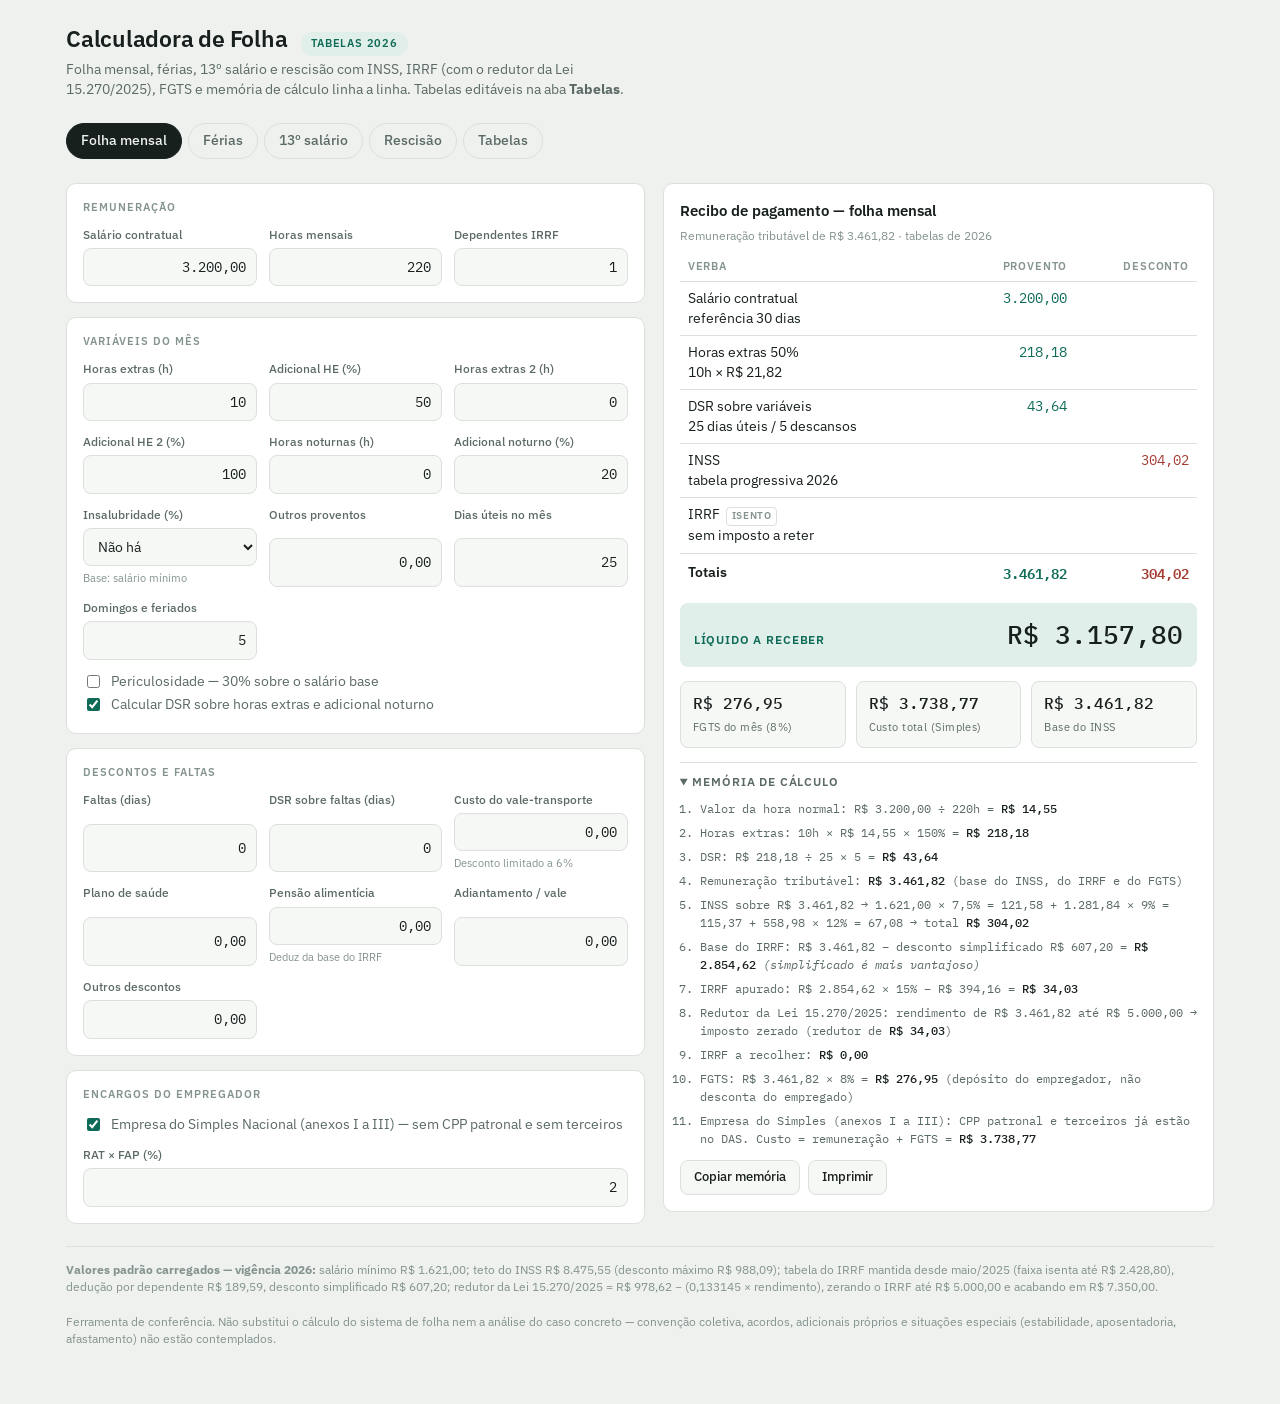
<file: calculadora-folha/index.html>
<!doctype html>
<html lang="pt-BR">
<head>
<meta charset="utf-8">
<meta name="viewport" content="width=device-width, initial-scale=1, viewport-fit=cover">
<title>Calculadora de Folha</title>
<link rel="stylesheet" href="https://fonts.googleapis.com/css2?family=IBM+Plex+Mono:wght@400;500&family=IBM+Plex+Sans:wght@400;500;600&display=swap">
<style>
:root{
  --paper:#EEF1EE; --surface:#FFFFFF; --surface-2:#F6F8F5; --line:#DBE0DA;
  --ink:#18201E; --ink-2:#5B6A65; --ink-3:#84938E;
  --accent:#0E6B57; --accent-soft:#E1EFEA; --debit:#A43C32; --warn:#8A6516; --warn-soft:#FAF2DE;
  --r:10px;
}
@media (prefers-color-scheme: dark){
  :root:not([data-theme="light"]){
    --paper:#101513; --surface:#171F1C; --surface-2:#1D2622; --line:#2A3531;
    --ink:#E7EDEA; --ink-2:#9BA9A4; --ink-3:#77837E;
    --accent:#52C4A4; --accent-soft:#16302A; --debit:#E28D80; --warn:#D6AB55; --warn-soft:#2A2415;
  }
}
:root[data-theme="dark"]{
  --paper:#101513; --surface:#171F1C; --surface-2:#1D2622; --line:#2A3531;
  --ink:#E7EDEA; --ink-2:#9BA9A4; --ink-3:#77837E;
  --accent:#52C4A4; --accent-soft:#16302A; --debit:#E28D80; --warn:#D6AB55; --warn-soft:#2A2415;
}
*{box-sizing:border-box}
img{max-width:100%}
[hidden]{display:none!important}
body{margin:0;background:var(--paper);color:var(--ink);
  font-family:'IBM Plex Sans',system-ui,-apple-system,'Segoe UI',Roboto,sans-serif;
  font-size:15px;line-height:1.45;-webkit-text-size-adjust:100%}
.wrap{max-width:1180px;margin:0 auto;padding-inline:16px;padding-block:22px 56px}
h1{font-size:23px;font-weight:600;margin:0;letter-spacing:-.01em}
h2{font-size:15px;font-weight:600;margin:0}
p{margin:0}
.top{display:flex;flex-wrap:wrap;align-items:baseline;gap:10px 14px;margin-bottom:4px}
.sub{color:var(--ink-2);font-size:13.5px;margin-bottom:16px;max-width:70ch}
.chip{font-size:11px;font-weight:600;letter-spacing:.07em;text-transform:uppercase;
  background:var(--accent-soft);color:var(--accent);border-radius:999px;padding:4px 10px;white-space:nowrap}
.tabs{position:sticky;top:env(safe-area-inset-top,0px);z-index:5;background:var(--paper);
  padding-block:8px;margin-bottom:16px;display:flex;gap:6px;overflow-x:auto;scrollbar-width:thin}
.tabs button{flex:0 0 auto;font:inherit;font-size:13.5px;font-weight:500;color:var(--ink-2);
  background:transparent;border:1px solid var(--line);border-radius:999px;padding:7px 14px;cursor:pointer}
.tabs button:hover{color:var(--ink);border-color:var(--ink-3)}
.tabs button[aria-selected="true"]{background:var(--ink);color:var(--paper);border-color:var(--ink)}
.cols{display:grid;grid-template-columns:minmax(0,1fr);gap:18px}
@media (min-width:920px){.cols{grid-template-columns:minmax(0,1.05fr) minmax(0,1fr);align-items:start}
  .col-res{position:sticky;top:calc(env(safe-area-inset-top,0px) + 62px)}}
.card{background:var(--surface);border:1px solid var(--line);border-radius:var(--r);padding:16px}
.card + .card{margin-top:14px}
.bloco-tit{font-size:11px;font-weight:600;letter-spacing:.09em;text-transform:uppercase;
  color:var(--ink-3);margin:0 0 10px}
.grid2{display:grid;grid-template-columns:repeat(auto-fit,minmax(148px,1fr));gap:12px}
.campo{display:grid;gap:5px;min-width:0}
.campo label{font-size:12px;color:var(--ink-2);font-weight:500}
.campo .hint{font-size:11px;color:var(--ink-3)}
input[type=text],input[type=number],input[type=date],select{
  font:inherit;font-size:14px;width:100%;padding:8px 10px;border:1px solid var(--line);
  border-radius:8px;background:var(--surface-2);color:var(--ink);min-width:0}
input[type=text],input[type=number]{font-family:'IBM Plex Mono',ui-monospace,monospace;text-align:right}
input[type=date]{font-family:'IBM Plex Mono',ui-monospace,monospace}
input:focus-visible,select:focus-visible,button:focus-visible,summary:focus-visible{
  outline:2px solid var(--accent);outline-offset:2px}
.check{display:flex;gap:8px;align-items:flex-start;font-size:13.5px;color:var(--ink-2);padding:2px 0}
.check input{margin-top:3px;accent-color:var(--accent);flex:0 0 auto}
.recibo{width:100%;border-collapse:collapse;font-variant-numeric:tabular-nums}
.recibo th{font-size:10.5px;font-weight:600;letter-spacing:.08em;text-transform:uppercase;
  color:var(--ink-3);text-align:left;padding:0 8px 7px;border-bottom:1px solid var(--line)}
.recibo th.n,.recibo td.n{text-align:right}
.recibo td{padding:7px 8px;border-bottom:1px solid var(--line);font-size:13.5px;vertical-align:top}
.recibo td.n{font-family:'IBM Plex Mono',ui-monospace,monospace}
.recibo td.ref{color:var(--ink-3);font-size:11.5px;font-family:'IBM Plex Mono',ui-monospace,monospace}
.recibo .p{color:var(--accent)}
.recibo .d{color:var(--debit)}
.recibo tr.tot td{border-bottom:none;border-top:1.5px solid var(--ink-3);font-weight:600;padding-top:9px}
.liq{display:flex;flex-wrap:wrap;justify-content:space-between;align-items:baseline;gap:8px;
  margin-top:14px;padding:13px 14px;background:var(--accent-soft);border-radius:8px}
.liq span{font-size:12px;font-weight:600;letter-spacing:.07em;text-transform:uppercase;color:var(--accent)}
.liq strong{font-family:'IBM Plex Mono',ui-monospace,monospace;font-size:26px;font-weight:500;
  color:var(--ink);font-variant-numeric:tabular-nums}
.tiles{display:grid;grid-template-columns:repeat(auto-fit,minmax(140px,1fr));gap:10px;margin-top:14px}
.tile{background:var(--surface-2);border:1px solid var(--line);border-radius:8px;padding:10px 12px}
.tile b{display:block;font-family:'IBM Plex Mono',ui-monospace,monospace;font-size:16px;
  font-weight:500;font-variant-numeric:tabular-nums}
.tile span{font-size:11px;color:var(--ink-2);letter-spacing:.04em}
.memo{margin-top:14px;border-top:1px solid var(--line);padding-top:10px}
.memo summary{cursor:pointer;font-size:12px;font-weight:600;letter-spacing:.07em;
  text-transform:uppercase;color:var(--ink-2)}
.memo ol{margin:10px 0 0;padding-left:20px;display:grid;gap:6px}
.memo li{font-family:'IBM Plex Mono',ui-monospace,monospace;font-size:12px;color:var(--ink-2);
  line-height:1.5;overflow-wrap:anywhere}
.memo li b{color:var(--ink);font-weight:500}
.acoes{display:flex;flex-wrap:wrap;gap:8px;margin-top:12px}
.btn{font:inherit;font-size:13px;font-weight:500;padding:7px 13px;border-radius:8px;cursor:pointer;
  border:1px solid var(--line);background:var(--surface-2);color:var(--ink)}
.btn:hover{border-color:var(--ink-3)}
.btn.pri{background:var(--accent);border-color:var(--accent);color:#fff}
:root[data-theme="dark"] .btn.pri,:root:not([data-theme="light"]) .btn.pri{color:#0B1613}
@media (prefers-color-scheme: light){:root:not([data-theme="dark"]) .btn.pri{color:#fff}}
.aviso{background:var(--warn-soft);border:1px solid color-mix(in srgb,var(--warn) 35%,transparent);
  border-radius:8px;padding:11px 13px;font-size:12.5px;color:var(--ink-2);margin-top:14px}
.aviso b{color:var(--ink)}
.nota{font-size:12px;color:var(--ink-3);margin-top:10px}
.fonte{font-size:12px;color:var(--ink-3);margin-top:22px;border-top:1px solid var(--line);padding-top:14px}
.fonte a{color:var(--ink-2)}
.tag{display:inline-block;font-size:10px;font-weight:600;letter-spacing:.06em;text-transform:uppercase;
  border:1px solid var(--line);border-radius:4px;padding:1px 5px;color:var(--ink-3);margin-left:6px;white-space:nowrap}
.linha-tab{display:grid;grid-template-columns:1fr 92px 92px;gap:8px;align-items:end;margin-bottom:8px}
@media (prefers-reduced-motion: reduce){*{transition:none!important;animation:none!important}}
</style>
</head>
<body>

<div class="wrap">
  <div class="top">
    <h1>Calculadora de Folha</h1>
    <span class="chip" id="chip-vigencia">Tabelas 2026</span>
  </div>
  <p class="sub">Folha mensal, férias, 13º salário e rescisão com INSS, IRRF (com o redutor da Lei 15.270/2025), FGTS e memória de cálculo linha a linha. Tabelas editáveis na aba <b>Tabelas</b>.</p>

  <nav class="tabs" role="tablist" aria-label="Módulos">
    <button role="tab" id="tab-folha" aria-controls="p-folha" aria-selected="true">Folha mensal</button>
    <button role="tab" id="tab-ferias" aria-controls="p-ferias" aria-selected="false">Férias</button>
    <button role="tab" id="tab-decimo" aria-controls="p-decimo" aria-selected="false">13º salário</button>
    <button role="tab" id="tab-rescisao" aria-controls="p-rescisao" aria-selected="false">Rescisão</button>
    <button role="tab" id="tab-tabelas" aria-controls="p-tabelas" aria-selected="false">Tabelas</button>
  </nav>

  <!-- ================= FOLHA ================= -->
  <section id="p-folha" role="tabpanel" aria-labelledby="tab-folha" class="cols">
    <div>
      <div class="card">
        <p class="bloco-tit">Remuneração</p>
        <div class="grid2">
          <div class="campo"><label for="f_salario">Salário contratual</label><input type="text" id="f_salario" value="3.200,00"></div>
          <div class="campo"><label for="f_horasmes">Horas mensais</label><input type="text" id="f_horasmes" value="220"></div>
          <div class="campo"><label for="f_dep">Dependentes IRRF</label><input type="text" id="f_dep" value="1"></div>
        </div>
      </div>

      <div class="card">
        <p class="bloco-tit">Variáveis do mês</p>
        <div class="grid2">
          <div class="campo"><label for="f_he1_h">Horas extras (h)</label><input type="text" id="f_he1_h" value="10"></div>
          <div class="campo"><label for="f_he1_p">Adicional HE (%)</label><input type="text" id="f_he1_p" value="50"></div>
          <div class="campo"><label for="f_he2_h">Horas extras 2 (h)</label><input type="text" id="f_he2_h" value="0"></div>
          <div class="campo"><label for="f_he2_p">Adicional HE 2 (%)</label><input type="text" id="f_he2_p" value="100"></div>
          <div class="campo"><label for="f_not_h">Horas noturnas (h)</label><input type="text" id="f_not_h" value="0"></div>
          <div class="campo"><label for="f_not_p">Adicional noturno (%)</label><input type="text" id="f_not_p" value="20"></div>
          <div class="campo"><label for="f_insal">Insalubridade (%)</label>
            <select id="f_insal"><option value="0">Não há</option><option value="10">10% — grau mínimo</option><option value="20">20% — grau médio</option><option value="40">40% — grau máximo</option></select>
            <span class="hint">Base: salário mínimo</span></div>
          <div class="campo"><label for="f_outros_p">Outros proventos</label><input type="text" id="f_outros_p" value="0,00"></div>
          <div class="campo"><label for="f_dias_uteis">Dias úteis no mês</label><input type="text" id="f_dias_uteis" value="25"></div>
          <div class="campo"><label for="f_dsr_dias">Domingos e feriados</label><input type="text" id="f_dsr_dias" value="5"></div>
        </div>
        <div style="margin-top:10px">
          <label class="check"><input type="checkbox" id="f_peric"> Periculosidade — 30% sobre o salário base</label>
          <label class="check"><input type="checkbox" id="f_dsr" checked> Calcular DSR sobre horas extras e adicional noturno</label>
        </div>
      </div>

      <div class="card">
        <p class="bloco-tit">Descontos e faltas</p>
        <div class="grid2">
          <div class="campo"><label for="f_faltas">Faltas (dias)</label><input type="text" id="f_faltas" value="0"></div>
          <div class="campo"><label for="f_faltas_dsr">DSR sobre faltas (dias)</label><input type="text" id="f_faltas_dsr" value="0"></div>
          <div class="campo"><label for="f_vt">Custo do vale-transporte</label><input type="text" id="f_vt" value="0,00"><span class="hint">Desconto limitado a 6%</span></div>
          <div class="campo"><label for="f_saude">Plano de saúde</label><input type="text" id="f_saude" value="0,00"></div>
          <div class="campo"><label for="f_pensao">Pensão alimentícia</label><input type="text" id="f_pensao" value="0,00"><span class="hint">Deduz da base do IRRF</span></div>
          <div class="campo"><label for="f_adiant">Adiantamento / vale</label><input type="text" id="f_adiant" value="0,00"></div>
          <div class="campo"><label for="f_outros_d">Outros descontos</label><input type="text" id="f_outros_d" value="0,00"></div>
        </div>
      </div>

      <div class="card">
        <p class="bloco-tit">Encargos do empregador</p>
        <label class="check"><input type="checkbox" id="f_simples" checked> Empresa do Simples Nacional (anexos I a III) — sem CPP patronal e sem terceiros</label>
        <div class="grid2" style="margin-top:10px">
          <div class="campo"><label for="f_rat">RAT × FAP (%)</label><input type="text" id="f_rat" value="2"></div>
        </div>
      </div>
    </div>
    <div class="col-res"><div class="card" id="f_out"></div></div>
  </section>

  <!-- ================= FÉRIAS ================= -->
  <section id="p-ferias" role="tabpanel" aria-labelledby="tab-ferias" class="cols" hidden>
    <div>
      <div class="card">
        <p class="bloco-tit">Período de férias</p>
        <div class="grid2">
          <div class="campo"><label for="v_salario">Salário contratual</label><input type="text" id="v_salario" value="3.200,00"></div>
          <div class="campo"><label for="v_medias">Média de variáveis</label><input type="text" id="v_medias" value="0,00"><span class="hint">HE, comissões, adicionais</span></div>
          <div class="campo"><label for="v_dias">Dias de férias</label><input type="text" id="v_dias" value="30"></div>
          <div class="campo"><label for="v_dep">Dependentes IRRF</label><input type="text" id="v_dep" value="1"></div>
          <div class="campo"><label for="v_pensao">Pensão alimentícia</label><input type="text" id="v_pensao" value="0,00"></div>
          <div class="campo"><label for="v_outros_d">Outros descontos</label><input type="text" id="v_outros_d" value="0,00"></div>
        </div>
        <div style="margin-top:10px">
          <label class="check"><input type="checkbox" id="v_abono"> Vender 1/3 (abono pecuniário) — isento de INSS e IRRF</label>
          <label class="check"><input type="checkbox" id="v_adiant13"> Adiantar a 1ª parcela do 13º (50%)</label>
        </div>
      </div>
    </div>
    <div class="col-res"><div class="card" id="v_out"></div></div>
  </section>

  <!-- ================= 13º ================= -->
  <section id="p-decimo" role="tabpanel" aria-labelledby="tab-decimo" class="cols" hidden>
    <div>
      <div class="card">
        <p class="bloco-tit">13º salário</p>
        <div class="grid2">
          <div class="campo"><label for="d_salario">Salário contratual</label><input type="text" id="d_salario" value="3.200,00"></div>
          <div class="campo"><label for="d_medias">Média de variáveis</label><input type="text" id="d_medias" value="0,00"></div>
          <div class="campo"><label for="d_avos">Avos (meses ≥ 15 dias)</label><input type="text" id="d_avos" value="12"></div>
          <div class="campo"><label for="d_dep">Dependentes IRRF</label><input type="text" id="d_dep" value="1"></div>
          <div class="campo"><label for="d_pensao">Pensão alimentícia</label><input type="text" id="d_pensao" value="0,00"></div>
          <div class="campo"><label for="d_adiant">Adiantamento já pago</label><input type="text" id="d_adiant" value="0,00"><span class="hint">Deixe 0 para calcular 50%</span></div>
        </div>
      </div>
    </div>
    <div class="col-res"><div class="card" id="d_out"></div></div>
  </section>

  <!-- ================= RESCISÃO ================= -->
  <section id="p-rescisao" role="tabpanel" aria-labelledby="tab-rescisao" class="cols" hidden>
    <div>
      <div class="card">
        <p class="bloco-tit">Contrato</p>
        <div class="grid2">
          <div class="campo"><label for="r_admissao">Admissão</label><input type="date" id="r_admissao" value="2021-03-15"></div>
          <div class="campo"><label for="r_saida">Último dia trabalhado</label><input type="date" id="r_saida" value="2026-09-18"></div>
          <div class="campo"><label for="r_salario">Salário contratual</label><input type="text" id="r_salario" value="3.200,00"></div>
          <div class="campo"><label for="r_medias">Média de variáveis</label><input type="text" id="r_medias" value="0,00"></div>
          <div class="campo"><label for="r_dep">Dependentes IRRF</label><input type="text" id="r_dep" value="1"></div>
          <div class="campo"><label for="r_fgts">Saldo do FGTS na conta</label><input type="text" id="r_fgts" value="0,00"><span class="hint">Para a multa rescisória</span></div>
        </div>
      </div>
      <div class="card">
        <p class="bloco-tit">Motivo e aviso prévio</p>
        <div class="grid2">
          <div class="campo"><label for="r_motivo">Motivo do desligamento</label>
            <select id="r_motivo">
              <option value="sjc">Dispensa sem justa causa</option>
              <option value="pedido">Pedido de demissão</option>
              <option value="acordo">Acordo — art. 484-A da CLT</option>
              <option value="jc">Dispensa por justa causa</option>
              <option value="experiencia">Término de contrato de experiência</option>
            </select></div>
          <div class="campo"><label for="r_aviso">Aviso prévio</label>
            <select id="r_aviso">
              <option value="indenizado">Indenizado</option>
              <option value="trabalhado">Trabalhado</option>
              <option value="dispensado">Dispensado / não devido</option>
            </select></div>
          <div class="campo"><label for="r_ferias_venc">Períodos de férias vencidas</label><input type="text" id="r_ferias_venc" value="0"><span class="hint" id="r_venc_hint">—</span></div>
          <div class="campo"><label for="r_desc_outros">Outros descontos</label><input type="text" id="r_desc_outros" value="0,00"></div>
        </div>
        <p class="nota">Nas dispensas sem justa causa o aviso prévio indenizado projeta o contrato e gera avos adicionais de férias e 13º.</p>
      </div>
    </div>
    <div class="col-res"><div class="card" id="r_out"></div></div>
  </section>

  <!-- ================= TABELAS ================= -->
  <section id="p-tabelas" role="tabpanel" aria-labelledby="tab-tabelas" hidden>
    <div class="cols">
      <div>
        <div class="card">
          <p class="bloco-tit">Parâmetros gerais</p>
          <div class="grid2">
            <div class="campo"><label for="t_vigencia">Vigência</label><input type="text" id="t_vigencia" value="2026" style="text-align:left"></div>
            <div class="campo"><label for="t_minimo">Salário mínimo</label><input type="text" id="t_minimo"></div>
            <div class="campo"><label for="t_fgts">FGTS (%)</label><input type="text" id="t_fgts"></div>
            <div class="campo"><label for="t_dep">Dedução por dependente</label><input type="text" id="t_dep"></div>
            <div class="campo"><label for="t_simplificado">Desconto simplificado</label><input type="text" id="t_simplificado"></div>
            <div class="campo"><label for="t_terceiros">Terceiros (%)</label><input type="text" id="t_terceiros"></div>
          </div>
        </div>
        <div class="card">
          <p class="bloco-tit">INSS — tabela progressiva</p>
          <div id="t_inss"></div>
          <p class="nota">Informe o limite superior de cada faixa e a alíquota. O cálculo é progressivo, faixa a faixa.</p>
        </div>
      </div>
      <div>
        <div class="card">
          <p class="bloco-tit">IRRF — tabela progressiva mensal</p>
          <div id="t_irrf"></div>
        </div>
        <div class="card">
          <p class="bloco-tit">Redutor do IRRF — Lei 15.270/2025</p>
          <div class="grid2">
            <div class="campo"><label for="t_red_isencao">Isenção total até</label><input type="text" id="t_red_isencao"></div>
            <div class="campo"><label for="t_red_limite">Redução parcial até</label><input type="text" id="t_red_limite"></div>
            <div class="campo"><label for="t_red_base">Parcela fixa</label><input type="text" id="t_red_base"></div>
            <div class="campo"><label for="t_red_coef">Coeficiente</label><input type="text" id="t_red_coef"></div>
          </div>
          <p class="nota">Redutor = parcela fixa − (coeficiente × rendimento tributável), limitado ao imposto apurado.</p>
          <div style="margin-top:8px">
            <label class="check"><input type="checkbox" id="t_red_ativo" checked> Aplicar o redutor</label>
            <label class="check"><input type="checkbox" id="t_red_13" checked> Aplicar também no 13º salário (apuração em separado)</label>
          </div>
        </div>
        <div class="acoes">
          <button class="btn pri" id="t_salvar">Salvar tabelas</button>
          <button class="btn" id="t_restaurar">Restaurar padrão 2026</button>
          <span id="t_status" class="nota" style="align-self:center;margin:0"></span>
        </div>
        <div class="aviso"><b>Confira a vigência antes de usar em produção.</b> As tabelas mudam por portaria interministerial (INSS) e por lei ou instrução normativa (IRRF). Os valores gravados aqui ficam salvos apenas neste navegador.</div>
      </div>
    </div>
  </section>

  <div class="fonte">
    <b>Valores padrão carregados — vigência 2026:</b> salário mínimo R$ 1.621,00; teto do INSS R$ 8.475,55 (desconto máximo R$ 988,09); tabela do IRRF mantida desde maio/2025 (faixa isenta até R$ 2.428,80), dedução por dependente R$ 189,59, desconto simplificado R$ 607,20; redutor da Lei 15.270/2025 = R$ 978,62 − (0,133145 × rendimento), zerando o IRRF até R$ 5.000,00 e acabando em R$ 7.350,00.
    <br><br>Ferramenta de conferência. Não substitui o cálculo do sistema de folha nem a análise do caso concreto — convenção coletiva, acordos, adicionais próprios e situações especiais (estabilidade, aposentadoria, afastamento) não estão contemplados.
  </div>
</div>

<script>
/* ========== tabelas padrão (vigência 2026) ========== */
const PADRAO = {
  vigencia: "2026",
  minimo: 1621.00,
  fgts: 8,
  terceiros: 5.8,
  dependente: 189.59,
  simplificado: 607.20,
  inss: [
    {ate: 1621.00, aliq: 7.5},
    {ate: 2902.84, aliq: 9},
    {ate: 4354.27, aliq: 12},
    {ate: 8475.55, aliq: 14}
  ],
  irrf: [
    {ate: 2428.80, aliq: 0,    ded: 0},
    {ate: 2826.65, aliq: 7.5,  ded: 182.16},
    {ate: 3751.05, aliq: 15,   ded: 394.16},
    {ate: 4664.68, aliq: 22.5, ded: 675.49},
    {ate: 0,       aliq: 27.5, ded: 908.73}
  ],
  redutor: {isencao: 5000.00, limite: 7350.00, base: 978.62, coef: 0.133145, ativo: true, decimo: true}
};
let cfg = JSON.parse(JSON.stringify(PADRAO));

/* ========== utilitários ========== */
const nf = new Intl.NumberFormat('pt-BR', {minimumFractionDigits:2, maximumFractionDigits:2});
const nf4 = new Intl.NumberFormat('pt-BR', {minimumFractionDigits:0, maximumFractionDigits:6});
const brl = n => 'R$ ' + nf.format(r2(n || 0));
const r2 = n => Math.round(((n || 0) + Number.EPSILON) * 100) / 100;
const el = id => document.getElementById(id);

function parseNum(v){
  if (typeof v === 'number') return v;
  if (!v) return 0;
  let s = String(v).trim().replace(/[R$\s%]/g, '');
  if (s.indexOf(',') > -1) s = s.replace(/\./g, '').replace(',', '.');
  const n = parseFloat(s);
  return isNaN(n) ? 0 : n;
}
const num = id => parseNum(el(id).value);
const chk = id => el(id).checked;
function dia(id){
  const v = el(id).value;
  if (!v) return null;
  const [a,m,d] = v.split('-').map(Number);
  return new Date(a, m-1, d);
}
const ptBR = d => d ? d.toLocaleDateString('pt-BR') : '—';
function addDias(d, n){ const x = new Date(d.getTime()); x.setDate(x.getDate() + n); return x; }
function diasEntre(a, b){ return Math.floor((b - a) / 86400000) + 1; }

/* avos: meses do período com 15 dias ou mais trabalhados */
function avosPorMes(inicio, fim){
  if (!inicio || !fim || fim < inicio) return 0;
  let avos = 0, cur = new Date(inicio.getFullYear(), inicio.getMonth(), 1);
  while (cur <= fim){
    const mIni = new Date(cur.getFullYear(), cur.getMonth(), 1);
    const mFim = new Date(cur.getFullYear(), cur.getMonth()+1, 0);
    const ini = inicio > mIni ? inicio : mIni;
    const f = fim < mFim ? fim : mFim;
    if (diasEntre(ini, f) >= 15) avos++;
    cur = new Date(cur.getFullYear(), cur.getMonth()+1, 1);
  }
  return Math.min(avos, 12);
}
function anosCompletos(adm, fim){
  if (!adm || !fim) return 0;
  let n = fim.getFullYear() - adm.getFullYear();
  const aniv = new Date(fim.getFullYear(), adm.getMonth(), adm.getDate());
  if (fim < aniv) n--;
  return Math.max(0, n);
}

/* ========== INSS progressivo ========== */
function calcINSS(base){
  base = r2(base);
  let anterior = 0, total = 0, detalhe = [];
  for (const f of cfg.inss){
    if (base > anterior){
      const ate = Math.min(base, f.ate);
      const parcela = r2(ate - anterior);
      const valor = parcela * f.aliq / 100;
      total += valor;
      detalhe.push(nf.format(parcela) + ' × ' + nf4.format(f.aliq) + '% = ' + nf.format(r2(valor)));
    }
    anterior = f.ate;
  }
  const teto = cfg.inss[cfg.inss.length-1].ate;
  return {
    valor: r2(total),
    base: Math.min(base, teto),
    noTeto: base > teto,
    memo: 'INSS sobre ' + brl(base) + (base > teto ? ' (limitado ao teto de ' + brl(teto) + ')' : '') +
          ' → ' + detalhe.join(' + ') + ' → total <b>' + brl(total) + '</b>'
  };
}

/* ========== IRRF ========== */
function calcIRRF(rendimento, inss, dependentes, pensao, opts){
  opts = opts || {};
  rendimento = r2(rendimento);
  const dedDep = r2(dependentes * cfg.dependente);
  const legais = r2(inss + dedDep + pensao);
  const usaSimplificado = cfg.simplificado > legais;
  const deducao = usaSimplificado ? cfg.simplificado : legais;
  const base = Math.max(0, r2(rendimento - deducao));
  const faixa = cfg.irrf.find(f => f.ate <= 0 || base <= f.ate) || cfg.irrf[cfg.irrf.length-1];
  const apurado = Math.max(0, r2(base * faixa.aliq / 100 - faixa.ded));

  let redutor = 0, memoRed = null;
  const aplicar = cfg.redutor.ativo && opts.redutor !== false;
  if (aplicar && apurado > 0){
    if (rendimento <= cfg.redutor.isencao){
      redutor = apurado;
      memoRed = 'Redutor da Lei 15.270/2025: rendimento de ' + brl(rendimento) + ' até ' + brl(cfg.redutor.isencao) + ' → imposto zerado (redutor de <b>' + brl(redutor) + '</b>)';
    } else if (rendimento <= cfg.redutor.limite){
      redutor = Math.min(apurado, Math.max(0, r2(cfg.redutor.base - cfg.redutor.coef * rendimento)));
      memoRed = 'Redutor da Lei 15.270/2025: ' + nf.format(cfg.redutor.base) + ' − (' + nf4.format(cfg.redutor.coef) + ' × ' + nf.format(rendimento) + ') = <b>' + brl(redutor) + '</b>';
    }
  }
  const valor = Math.max(0, r2(apurado - redutor));

  const memo = [];
  memo.push('Base do IRRF: ' + brl(rendimento) + ' − ' +
    (usaSimplificado
      ? 'desconto simplificado ' + brl(cfg.simplificado)
      : 'INSS ' + brl(inss) + (dedDep ? ' − ' + dependentes + ' dependente(s) ' + brl(dedDep) : '') + (pensao ? ' − pensão ' + brl(pensao) : '')) +
    ' = <b>' + brl(base) + '</b>' + (usaSimplificado ? ' <i>(simplificado é mais vantajoso)</i>' : ''));
  memo.push('IRRF apurado: ' + brl(base) + ' × ' + nf4.format(faixa.aliq) + '% − ' + brl(faixa.ded) + ' = <b>' + brl(apurado) + '</b>');
  if (memoRed) memo.push(memoRed);
  memo.push('IRRF a recolher: <b>' + brl(valor) + '</b>');

  return {valor, base, apurado, redutor, aliquota: faixa.aliq, simplificado: usaSimplificado, memo};
}

/* ========== recibo ========== */
function recibo(alvo, dados){
  const linhas = dados.linhas.filter(l => r2(l.p || 0) !== 0 || r2(l.d || 0) !== 0 || l.tag);
  const somaP = r2(linhas.reduce((s,l) => s + (l.p || 0), 0));
  const somaD = r2(linhas.reduce((s,l) => s + (l.d || 0), 0));
  const liquido = r2(somaP - somaD);
  let h = '<h2>' + dados.titulo + '</h2>';
  if (dados.resumo) h += '<p class="nota" style="margin-top:6px">' + dados.resumo + '</p>';
  h += '<table class="recibo" style="margin-top:14px"><thead><tr><th>Verba</th><th class="n">Provento</th><th class="n">Desconto</th></tr></thead><tbody>';
  for (const l of linhas){
    h += '<tr><td>' + l.nome + (l.tag ? '<span class="tag">' + l.tag + '</span>' : '') +
         (l.ref ? '<div class="ref">' + l.ref + '</div>' : '') + '</td>' +
         '<td class="n p">' + (l.p ? nf.format(r2(l.p)) : '') + '</td>' +
         '<td class="n d">' + (l.d ? nf.format(r2(l.d)) : '') + '</td></tr>';
  }
  h += '<tr class="tot"><td>Totais</td><td class="n p">' + nf.format(somaP) + '</td><td class="n d">' + nf.format(somaD) + '</td></tr>';
  h += '</tbody></table>';
  h += '<div class="liq"><span>' + (dados.rotulo || 'Líquido a receber') + '</span><strong>' + brl(liquido) + '</strong></div>';
  if (dados.tiles && dados.tiles.length){
    h += '<div class="tiles">' + dados.tiles.map(t =>
      '<div class="tile"><b>' + (t.texto || brl(t.valor)) + '</b><span>' + t.rotulo + '</span></div>').join('') + '</div>';
  }
  if (dados.avisos && dados.avisos.length){
    h += dados.avisos.map(a => '<div class="aviso">' + a + '</div>').join('');
  }
  h += '<details class="memo" open><summary>Memória de cálculo</summary><ol>' +
       dados.memo.map(m => '<li>' + m + '</li>').join('') + '</ol></details>';
  h += '<div class="acoes"><button class="btn" data-copiar="1">Copiar memória</button><button class="btn" onclick="window.print()">Imprimir</button></div>';
  alvo.innerHTML = h;
  const btn = alvo.querySelector('[data-copiar]');
  if (btn) btn.addEventListener('click', () => {
    const txt = dados.titulo + '\n\n' +
      linhas.map(l => '- ' + l.nome + (l.ref ? ' (' + l.ref + ')' : '') + ': ' +
        (l.p ? 'provento ' + brl(l.p) : '') + (l.d ? 'desconto ' + brl(l.d) : '')).join('\n') +
      '\n\nTotal de proventos: ' + brl(somaP) + '\nTotal de descontos: ' + brl(somaD) +
      '\n' + (dados.rotulo || 'Líquido a receber') + ': ' + brl(liquido) +
      '\n\nMemória de cálculo:\n' + dados.memo.map((m,i) => (i+1) + '. ' + m.replace(/<[^>]+>/g,'')).join('\n');
    navigator.clipboard.writeText(txt).then(() => {
      btn.textContent = 'Memória copiada';
      setTimeout(() => btn.textContent = 'Copiar memória', 1800);
    }).catch(() => btn.textContent = 'Não foi possível copiar');
  });
  return {somaP, somaD, liquido};
}
</script>

<script>
/* ================= FOLHA MENSAL ================= */
function calcFolha(){
  const salario = num('f_salario');
  const horasMes = num('f_horasmes') || 220;
  const vh = horasMes ? salario / horasMes : 0;
  const memo = [], linhas = [];

  linhas.push({nome:'Salário contratual', ref:'referência 30 dias', p: salario});
  memo.push('Valor da hora normal: ' + brl(salario) + ' ÷ ' + nf4.format(horasMes) + 'h = <b>' + brl(vh) + '</b>');

  let variaveis = 0;
  [['f_he1_h','f_he1_p','Horas extras'], ['f_he2_h','f_he2_p','Horas extras 2']].forEach(([hid, pid, nome]) => {
    const h = num(hid), p = num(pid);
    if (h > 0){
      const v = r2(vh * (1 + p/100) * h);
      variaveis += v;
      linhas.push({nome: nome + ' ' + nf4.format(p) + '%', ref: nf4.format(h) + 'h × ' + brl(vh * (1 + p/100)), p: v});
      memo.push(nome + ': ' + nf4.format(h) + 'h × ' + brl(vh) + ' × ' + nf4.format(100 + p) + '% = <b>' + brl(v) + '</b>');
    }
  });
  const notH = num('f_not_h'), notP = num('f_not_p');
  if (notH > 0){
    const v = r2(vh * notP/100 * notH);
    variaveis += v;
    linhas.push({nome:'Adicional noturno ' + nf4.format(notP) + '%', ref: nf4.format(notH) + 'h', p: v});
    memo.push('Adicional noturno: ' + nf4.format(notH) + 'h × ' + brl(vh) + ' × ' + nf4.format(notP) + '% = <b>' + brl(v) + '</b>');
  }
  const insalP = num('f_insal');
  let fixos = 0;
  if (insalP > 0){
    const v = r2(cfg.minimo * insalP/100);
    fixos += v;
    linhas.push({nome:'Insalubridade ' + nf4.format(insalP) + '%', ref:'sobre o mínimo ' + brl(cfg.minimo), p: v});
    memo.push('Insalubridade: ' + brl(cfg.minimo) + ' × ' + nf4.format(insalP) + '% = <b>' + brl(v) + '</b>');
  }
  if (chk('f_peric')){
    const v = r2(salario * 0.30);
    fixos += v;
    linhas.push({nome:'Periculosidade 30%', ref:'sobre o salário base', p: v});
    memo.push('Periculosidade: ' + brl(salario) + ' × 30% = <b>' + brl(v) + '</b>');
  }
  let dsr = 0;
  if (chk('f_dsr') && variaveis > 0){
    const du = num('f_dias_uteis') || 25, dom = num('f_dsr_dias');
    dsr = r2(variaveis / du * dom);
    if (dsr){
      linhas.push({nome:'DSR sobre variáveis', ref: nf4.format(du) + ' dias úteis / ' + nf4.format(dom) + ' descansos', p: dsr});
      memo.push('DSR: ' + brl(variaveis) + ' ÷ ' + nf4.format(du) + ' × ' + nf4.format(dom) + ' = <b>' + brl(dsr) + '</b>');
    }
  }
  const outrosP = num('f_outros_p');
  if (outrosP) linhas.push({nome:'Outros proventos', p: outrosP});

  const faltasDias = num('f_faltas'), faltasDsr = num('f_faltas_dsr');
  const vDia = r2(salario / 30);
  const descFaltas = r2(vDia * faltasDias), descFaltasDsr = r2(vDia * faltasDsr);
  if (descFaltas) { linhas.push({nome:'Faltas', ref: nf4.format(faltasDias) + ' dia(s) × ' + brl(vDia), d: descFaltas});
    memo.push('Faltas: ' + nf4.format(faltasDias) + ' × ' + brl(vDia) + ' = <b>' + brl(descFaltas) + '</b>'); }
  if (descFaltasDsr) linhas.push({nome:'DSR sobre faltas', ref: nf4.format(faltasDsr) + ' dia(s) × ' + brl(vDia), d: descFaltasDsr});

  const bruto = r2(salario + variaveis + fixos + dsr + outrosP - descFaltas - descFaltasDsr);
  memo.push('Remuneração tributável: <b>' + brl(bruto) + '</b> (base do INSS, do IRRF e do FGTS)');

  const inss = calcINSS(bruto);
  memo.push(inss.memo);
  linhas.push({nome:'INSS', ref:'tabela progressiva ' + cfg.vigencia, d: inss.valor});

  const pensao = num('f_pensao');
  const ir = calcIRRF(bruto, inss.valor, num('f_dep'), pensao);
  ir.memo.forEach(m => memo.push(m));
  if (ir.valor) linhas.push({nome:'IRRF', ref: nf4.format(ir.aliquota) + '% sobre ' + brl(ir.base), d: ir.valor});
  else linhas.push({nome:'IRRF', ref:'sem imposto a reter', tag:'isento', d: 0});

  const vtCusto = num('f_vt');
  if (vtCusto > 0){
    const limite = r2(salario * 0.06);
    const v = Math.min(limite, vtCusto);
    linhas.push({nome:'Vale-transporte', ref:'6% = ' + brl(limite) + ' / custo ' + brl(vtCusto), d: v});
    memo.push('Vale-transporte: desconto limitado a 6% do salário (' + brl(limite) + '); custo ' + brl(vtCusto) + ' → <b>' + brl(v) + '</b>');
  }
  const saude = num('f_saude'), adiant = num('f_adiant'), outrosD = num('f_outros_d');
  if (saude) linhas.push({nome:'Plano de saúde', d: saude});
  if (pensao) linhas.push({nome:'Pensão alimentícia', d: pensao});
  if (adiant) linhas.push({nome:'Adiantamento / vale', d: adiant});
  if (outrosD) linhas.push({nome:'Outros descontos', d: outrosD});

  const fgts = r2(bruto * cfg.fgts/100);
  const simples = chk('f_simples');
  const rat = num('f_rat');
  const cpp = simples ? 0 : r2(bruto * 0.20);
  const terc = simples ? 0 : r2(bruto * cfg.terceiros/100);
  const ratV = simples ? 0 : r2(bruto * rat/100);
  const custo = r2(bruto + fgts + cpp + terc + ratV);
  memo.push('FGTS: ' + brl(bruto) + ' × ' + nf4.format(cfg.fgts) + '% = <b>' + brl(fgts) + '</b> (depósito do empregador, não desconta do empregado)');
  memo.push(simples
    ? 'Empresa do Simples (anexos I a III): CPP patronal e terceiros já estão no DAS. Custo = remuneração + FGTS = <b>' + brl(custo) + '</b>'
    : 'Encargos patronais: CPP 20% ' + brl(cpp) + ' + RAT×FAP ' + nf4.format(rat) + '% ' + brl(ratV) + ' + terceiros ' + nf4.format(cfg.terceiros) + '% ' + brl(terc) + ' + FGTS ' + brl(fgts) + ' → custo total <b>' + brl(custo) + '</b>');

  recibo(el('f_out'), {
    titulo: 'Recibo de pagamento — folha mensal',
    resumo: 'Remuneração tributável de ' + brl(bruto) + ' · tabelas de ' + cfg.vigencia,
    linhas, memo,
    tiles: [
      {rotulo:'FGTS do mês (8%)', valor: fgts},
      {rotulo: simples ? 'Custo total (Simples)' : 'Custo total do empregador', valor: custo},
      {rotulo:'Base do INSS', valor: inss.base}
    ]
  });
}

/* ================= FÉRIAS ================= */
function calcFerias(){
  const salario = num('v_salario'), medias = num('v_medias');
  const remun = r2(salario + medias);
  const dias = Math.min(30, num('v_dias'));
  const vDia = r2(remun / 30);
  const memo = [], linhas = [];

  const ferias = r2(vDia * dias);
  const terco = r2(ferias / 3);
  linhas.push({nome:'Férias', ref: nf4.format(dias) + ' dias × ' + brl(vDia), p: ferias});
  linhas.push({nome:'1/3 constitucional', ref:'art. 7º, XVII, CF', p: terco});
  memo.push('Remuneração de férias: (' + brl(salario) + ' + médias ' + brl(medias) + ') ÷ 30 × ' + nf4.format(dias) + ' dias = <b>' + brl(ferias) + '</b>');
  memo.push('Terço constitucional: ' + brl(ferias) + ' ÷ 3 = <b>' + brl(terco) + '</b>');

  let abono = 0, tercoAbono = 0, diasAbono = 0;
  if (chk('v_abono')){
    diasAbono = Math.floor(dias / 3);
    abono = r2(vDia * diasAbono);
    tercoAbono = r2(abono / 3);
    linhas.push({nome:'Abono pecuniário', ref: nf4.format(diasAbono) + ' dias vendidos', tag:'isento', p: abono});
    linhas.push({nome:'1/3 sobre o abono', tag:'isento', p: tercoAbono});
    memo.push('Abono pecuniário (venda de 1/3): ' + nf4.format(diasAbono) + ' dias × ' + brl(vDia) + ' = ' + brl(abono) + ' + 1/3 de ' + brl(tercoAbono) + '. Não sofre INSS nem IRRF.');
  }
  let adiant13 = 0;
  if (chk('v_adiant13')){
    adiant13 = r2(remun / 2);
    linhas.push({nome:'Adiantamento do 13º (50%)', ref:'1ª parcela', p: adiant13});
    memo.push('1ª parcela do 13º paga nas férias: ' + brl(remun) + ' ÷ 2 = <b>' + brl(adiant13) + '</b> (sem descontos agora; tributa na 2ª parcela)');
  }

  const baseTrib = r2(ferias + terco);
  const inss = calcINSS(baseTrib);
  memo.push('Base do INSS: férias + 1/3 = ' + brl(baseTrib) + ' (abono e seu terço ficam de fora)');
  memo.push(inss.memo);
  linhas.push({nome:'INSS', ref:'sobre férias + 1/3', d: inss.valor});

  const pensao = num('v_pensao');
  const ir = calcIRRF(baseTrib, inss.valor, num('v_dep'), pensao);
  ir.memo.forEach(m => memo.push(m));
  if (ir.valor) linhas.push({nome:'IRRF', ref: nf4.format(ir.aliquota) + '% sobre ' + brl(ir.base), d: ir.valor});
  else linhas.push({nome:'IRRF', ref:'sem imposto a reter', tag:'isento', d: 0});
  if (pensao) linhas.push({nome:'Pensão alimentícia', d: pensao});
  const outrosD = num('v_outros_d');
  if (outrosD) linhas.push({nome:'Outros descontos', d: outrosD});

  const fgts = r2(baseTrib * cfg.fgts/100);
  memo.push('FGTS sobre férias + 1/3: <b>' + brl(fgts) + '</b>');

  recibo(el('v_out'), {
    titulo: 'Recibo de férias',
    resumo: nf4.format(dias) + ' dias de gozo' + (diasAbono ? ' + ' + nf4.format(diasAbono) + ' dias de abono' : '') + ' · pagamento até 2 dias antes do início',
    linhas, memo,
    tiles: [{rotulo:'FGTS sobre as férias', valor: fgts}, {rotulo:'Base do INSS', valor: inss.base}]
  });
}

/* ================= 13º SALÁRIO ================= */
function calcDecimo(){
  const salario = num('d_salario'), medias = num('d_medias');
  const remun = r2(salario + medias);
  const avos = Math.max(0, Math.min(12, num('d_avos')));
  const bruto = r2(remun / 12 * avos);
  const memo = [], linhas = [];

  linhas.push({nome:'13º salário', ref: nf4.format(avos) + '/12 de ' + brl(remun), p: bruto});
  memo.push('13º proporcional: ' + brl(remun) + ' ÷ 12 × ' + nf4.format(avos) + ' avos = <b>' + brl(bruto) + '</b>');

  const inss = calcINSS(bruto);
  memo.push('O 13º tem apuração própria de INSS e IRRF, separada do salário do mês.');
  memo.push(inss.memo);
  linhas.push({nome:'INSS sobre o 13º', ref:'apuração em separado', d: inss.valor});

  const pensao = num('d_pensao');
  const ir = calcIRRF(bruto, inss.valor, num('d_dep'), pensao, {redutor: cfg.redutor.decimo});
  ir.memo.forEach(m => memo.push(m));
  if (ir.valor) linhas.push({nome:'IRRF sobre o 13º', ref:'tributação exclusiva na fonte', d: ir.valor});
  else linhas.push({nome:'IRRF sobre o 13º', ref:'sem imposto a reter', tag:'isento', d: 0});
  if (pensao) linhas.push({nome:'Pensão alimentícia', d: pensao});

  const adiantInformado = num('d_adiant');
  const primeira = adiantInformado > 0 ? adiantInformado : r2(bruto / 2);
  linhas.push({nome:'1ª parcela já paga', ref: adiantInformado > 0 ? 'valor informado' : '50% de ' + brl(bruto), d: primeira});
  memo.push('1ª parcela (até 30/11): <b>' + brl(primeira) + '</b>, paga sem descontos. A 2ª parcela (até 20/12) absorve todo o INSS e o IRRF.');

  const fgts = r2(bruto * cfg.fgts/100);
  memo.push('FGTS sobre o 13º: <b>' + brl(fgts) + '</b>');

  recibo(el('d_out'), {
    titulo: 'Cálculo do 13º salário',
    resumo: nf4.format(avos) + ' avos · 1ª parcela ' + brl(primeira),
    rotulo: '2ª parcela a pagar',
    linhas, memo,
    tiles: [{rotulo:'13º bruto', valor: bruto}, {rotulo:'FGTS sobre o 13º', valor: fgts}, {rotulo:'1ª parcela', valor: primeira}]
  });
}
</script>

<script>
/* ================= RESCISÃO ================= */
const REGRAS = {
  sjc:        {rot:'Dispensa sem justa causa', multa:40, prop:true,  saque:'Saque de 100% do FGTS + multa de 40%', seguro:'Dá direito ao seguro-desemprego'},
  pedido:     {rot:'Pedido de demissão',       multa:0,  prop:true,  saque:'Sem saque do FGTS',                    seguro:'Sem seguro-desemprego'},
  acordo:     {rot:'Acordo do art. 484-A',     multa:20, prop:true,  saque:'Saque de 80% do FGTS + multa de 20%',  seguro:'Sem seguro-desemprego'},
  jc:         {rot:'Dispensa por justa causa', multa:0,  prop:false, saque:'Sem saque do FGTS',                    seguro:'Sem seguro-desemprego'},
  experiencia:{rot:'Término do contrato de experiência', multa:0, prop:true, saque:'Saque do FGTS pelo término do contrato, sem multa de 40%', seguro:'Sem seguro-desemprego'}
};

function calcRescisao(){
  const adm = dia('r_admissao'), saida = dia('r_saida');
  const out = el('r_out');
  if (!adm || !saida || saida < adm){
    out.innerHTML = '<h2>Rescisão</h2><p class="nota" style="margin-top:8px">Informe a admissão e um último dia trabalhado posterior a ela.</p>';
    return;
  }
  const salario = num('r_salario'), medias = num('r_medias');
  const remun = r2(salario + medias), vDia = r2(remun / 30);
  const motivo = el('r_motivo').value, avisoTipo = el('r_aviso').value;
  const reg = REGRAS[motivo];
  const anos = anosCompletos(adm, saida);
  const diasAvisoLei = Math.min(90, 30 + 3 * anos);
  const memo = [], linhas = [], avisos = [];

  el('r_venc_hint').textContent = anos + ' ano(s) completo(s) de casa';

  /* --- aviso prévio --- */
  let avisoValor = 0, avisoDesconto = 0, diasAvisoAplic = 0, fimProj = saida;
  if (motivo === 'sjc' || motivo === 'acordo'){
    if (avisoTipo === 'indenizado'){
      diasAvisoAplic = motivo === 'acordo' ? Math.round(diasAvisoLei / 2) : diasAvisoLei;
      avisoValor = r2(vDia * diasAvisoAplic);
      fimProj = addDias(saida, diasAvisoAplic);
      memo.push('Aviso prévio indenizado: 30 dias + 3 por ano (' + anos + ' anos) = ' + diasAvisoLei + ' dias' +
        (motivo === 'acordo' ? ', reduzido à metade no acordo = ' + diasAvisoAplic + ' dias' : '') +
        ' × ' + brl(vDia) + ' = <b>' + brl(avisoValor) + '</b>. Projeta o contrato até ' + ptBR(fimProj) + '.');
    } else if (avisoTipo === 'trabalhado'){
      memo.push('Aviso prévio trabalhado (' + diasAvisoLei + ' dias): já remunerado no saldo de salário, sem verba própria e sem projeção.');
    } else {
      memo.push('Aviso prévio dispensado: sem pagamento e sem projeção do contrato.');
    }
  } else if (motivo === 'pedido' && avisoTipo === 'indenizado'){
    diasAvisoAplic = 30;
    avisoDesconto = r2(vDia * 30);
    memo.push('Aviso prévio não cumprido pelo empregado: desconto de 30 dias × ' + brl(vDia) + ' = <b>' + brl(avisoDesconto) + '</b> (art. 487, §2º, CLT).');
  } else if (motivo === 'pedido'){
    memo.push(avisoTipo === 'trabalhado' ? 'Aviso prévio cumprido pelo empregado, remunerado no saldo de salário.' : 'Cumprimento do aviso dispensado pelo empregador, sem desconto.');
  }

  /* --- saldo de salário --- */
  const diasSaldo = saida.getDate();
  const saldo = r2(vDia * diasSaldo);
  linhas.push({nome:'Saldo de salário', ref: diasSaldo + ' dia(s) × ' + brl(vDia), p: saldo});
  memo.push('Saldo de salário: ' + diasSaldo + ' dias de ' + ptBR(saida) + ' × ' + brl(vDia) + ' = <b>' + brl(saldo) + '</b>');
  if (avisoValor) linhas.push({nome:'Aviso prévio indenizado', ref: diasAvisoAplic + ' dias', tag:'isento', p: avisoValor});

  /* --- 13º proporcional --- */
  let decimo = 0;
  if (reg.prop){
    const iniAno = new Date(fimProj.getFullYear(), 0, 1);
    const ini13 = adm > iniAno ? adm : iniAno;
    const avos13 = avosPorMes(ini13, fimProj);
    decimo = r2(remun / 12 * avos13);
    linhas.push({nome:'13º salário proporcional', ref: avos13 + '/12 de ' + brl(remun), p: decimo});
    memo.push('13º proporcional: ' + avos13 + ' avos (meses com 15 dias ou mais entre ' + ptBR(ini13) + ' e ' + ptBR(fimProj) + ') × ' + brl(r2(remun/12)) + ' = <b>' + brl(decimo) + '</b>');
  } else {
    memo.push('Justa causa: o 13º proporcional e as férias proporcionais não são devidos (art. 3º da Lei 4.090/62 e Súmula 171 do TST).');
  }

  /* --- férias proporcionais --- */
  let feriasProp = 0, tercoProp = 0;
  if (reg.prop){
    const anosProj = anosCompletos(adm, fimProj);
    const iniAquis = new Date(adm.getFullYear() + anosProj, adm.getMonth(), adm.getDate());
    const avosF = avosPorMes(iniAquis, fimProj);
    feriasProp = r2(remun / 12 * avosF);
    tercoProp = r2(feriasProp / 3);
    linhas.push({nome:'Férias proporcionais', ref: avosF + '/12 · período desde ' + ptBR(iniAquis), tag:'isento', p: feriasProp});
    linhas.push({nome:'1/3 sobre férias proporcionais', tag:'isento', p: tercoProp});
    memo.push('Férias proporcionais: ' + avosF + ' avos do período aquisitivo iniciado em ' + ptBR(iniAquis) + ' = ' + brl(feriasProp) + ' + 1/3 de ' + brl(tercoProp) + '. Indenizadas, sem INSS e sem IRRF (Súmula 386 do STJ).');
  }

  /* --- férias vencidas --- */
  const periodosVenc = Math.max(0, num('r_ferias_venc'));
  let feriasVenc = 0, tercoVenc = 0;
  if (periodosVenc > 0){
    feriasVenc = r2(remun * periodosVenc);
    tercoVenc = r2(feriasVenc / 3);
    linhas.push({nome:'Férias vencidas', ref: periodosVenc + ' período(s) × ' + brl(remun), tag:'isento', p: feriasVenc});
    linhas.push({nome:'1/3 sobre férias vencidas', tag:'isento', p: tercoVenc});
    memo.push('Férias vencidas: ' + periodosVenc + ' × ' + brl(remun) + ' = ' + brl(feriasVenc) + ' + 1/3 de ' + brl(tercoVenc) + '. Devidas em qualquer motivo, inclusive justa causa.');
  }

  /* --- INSS e IRRF --- */
  const inssSaldo = calcINSS(saldo);
  memo.push('INSS sobre o saldo de salário — aviso indenizado e férias indenizadas não integram o salário de contribuição.');
  memo.push(inssSaldo.memo);
  linhas.push({nome:'INSS sobre o saldo', ref:'tabela ' + cfg.vigencia, d: inssSaldo.valor});

  const dep = num('r_dep');
  const irSaldo = calcIRRF(saldo, inssSaldo.valor, dep, 0);
  irSaldo.memo.forEach(m => memo.push(m));
  if (irSaldo.valor) linhas.push({nome:'IRRF sobre o saldo', ref: nf4.format(irSaldo.aliquota) + '%', d: irSaldo.valor});
  else linhas.push({nome:'IRRF sobre o saldo', ref:'sem imposto a reter', tag:'isento', d: 0});

  let inss13 = {valor:0, base:0}, ir13 = {valor:0};
  if (decimo > 0){
    inss13 = calcINSS(decimo);
    memo.push('INSS do 13º (apuração em separado): ' + inss13.memo.replace('INSS sobre ', ''));
    linhas.push({nome:'INSS sobre o 13º', ref:'apuração em separado', d: inss13.valor});
    ir13 = calcIRRF(decimo, inss13.valor, dep, 0, {redutor: cfg.redutor.decimo});
    ir13.memo.forEach(m => memo.push('13º — ' + m));
    if (ir13.valor) linhas.push({nome:'IRRF sobre o 13º', ref:'exclusivo na fonte', d: ir13.valor});
    else linhas.push({nome:'IRRF sobre o 13º', ref:'sem imposto a reter', tag:'isento', d: 0});
  }
  if (avisoDesconto) linhas.push({nome:'Aviso prévio não cumprido', ref:'30 dias', d: avisoDesconto});
  const outrosD = num('r_desc_outros');
  if (outrosD) linhas.push({nome:'Outros descontos', d: outrosD});

  /* --- FGTS --- */
  const baseFgts = r2(saldo + decimo + avisoValor);
  const fgtsRescisao = r2(baseFgts * cfg.fgts/100);
  const saldoConta = num('r_fgts');
  const baseMulta = r2(saldoConta + fgtsRescisao);
  const multa = r2(baseMulta * reg.multa / 100);
  memo.push('FGTS da rescisão: ' + nf4.format(cfg.fgts) + '% sobre saldo de salário + 13º + aviso indenizado (' + brl(baseFgts) + ') = <b>' + brl(fgtsRescisao) + '</b>. As férias indenizadas não têm FGTS.');
  memo.push(reg.multa
    ? 'Multa rescisória: ' + reg.multa + '% sobre ' + brl(baseMulta) + ' (saldo da conta informado + FGTS da rescisão) = <b>' + brl(multa) + '</b>. É depositada na conta vinculada — não entra no líquido do TRCT.'
    : 'Sem multa rescisória do FGTS neste motivo.');

  avisos.push('<b>' + reg.rot + ':</b> ' + reg.saque + '. ' + reg.seguro + '. Prazo de pagamento: 10 dias corridos a partir do término do contrato (art. 477, §6º, da CLT).');
  if (motivo === 'experiencia') avisos.push('Término <b>antecipado</b> do contrato de experiência tem regra própria (arts. 479 e 480 da CLT) e não está contemplado aqui.');
  if (fimProj > saida) avisos.push('Contrato projetado pelo aviso indenizado até <b>' + ptBR(fimProj) + '</b> — os avos de férias e 13º já consideram essa projeção.');

  recibo(out, {
    titulo: 'Rescisão — ' + reg.rot,
    resumo: 'Admissão ' + ptBR(adm) + ' · saída ' + ptBR(saida) + ' · ' + anos + ' ano(s) de casa · remuneração ' + brl(remun),
    rotulo: 'Líquido do TRCT',
    linhas, memo, avisos,
    tiles: [
      {rotulo:'FGTS da rescisão', valor: fgtsRescisao},
      {rotulo:'Multa de ' + reg.multa + '%', valor: multa},
      {rotulo:'Aviso prévio', texto: diasAvisoAplic ? diasAvisoAplic + ' dias' : '—'}
    ]
  });
}

/* ================= TABELAS ================= */
function montarTabelas(){
  el('t_vigencia').value = cfg.vigencia;
  el('t_minimo').value = nf.format(cfg.minimo);
  el('t_fgts').value = nf4.format(cfg.fgts);
  el('t_dep').value = nf.format(cfg.dependente);
  el('t_simplificado').value = nf.format(cfg.simplificado);
  el('t_terceiros').value = nf4.format(cfg.terceiros);
  el('t_red_isencao').value = nf.format(cfg.redutor.isencao);
  el('t_red_limite').value = nf.format(cfg.redutor.limite);
  el('t_red_base').value = nf.format(cfg.redutor.base);
  el('t_red_coef').value = nf4.format(cfg.redutor.coef);
  el('t_red_ativo').checked = cfg.redutor.ativo;
  el('t_red_13').checked = cfg.redutor.decimo;

  el('t_inss').innerHTML = cfg.inss.map((f, i) =>
    '<div class="linha-tab"><div class="campo"><label for="ti_ate' + i + '">Faixa ' + (i+1) + ' — até</label>' +
    '<input type="text" id="ti_ate' + i + '" value="' + nf.format(f.ate) + '"></div>' +
    '<div class="campo"><label for="ti_al' + i + '">Alíquota %</label><input type="text" id="ti_al' + i + '" value="' + nf4.format(f.aliq) + '"></div><div></div></div>').join('');

  el('t_irrf').innerHTML = cfg.irrf.map((f, i) =>
    '<div class="linha-tab"><div class="campo"><label for="tr_ate' + i + '">' + (f.ate <= 0 ? 'Última faixa — acima' : 'Faixa ' + (i+1) + ' — até') + '</label>' +
    '<input type="text" id="tr_ate' + i + '" value="' + (f.ate <= 0 ? '' : nf.format(f.ate)) + '"' + (f.ate <= 0 ? ' disabled placeholder="—"' : '') + '></div>' +
    '<div class="campo"><label for="tr_al' + i + '">Alíquota %</label><input type="text" id="tr_al' + i + '" value="' + nf4.format(f.aliq) + '"></div>' +
    '<div class="campo"><label for="tr_de' + i + '">Deduzir</label><input type="text" id="tr_de' + i + '" value="' + nf.format(f.ded) + '"></div></div>').join('');
}

function lerTabelas(){
  cfg.vigencia = el('t_vigencia').value.trim() || cfg.vigencia;
  cfg.minimo = num('t_minimo');
  cfg.fgts = num('t_fgts');
  cfg.dependente = num('t_dep');
  cfg.simplificado = num('t_simplificado');
  cfg.terceiros = num('t_terceiros');
  cfg.redutor = {
    isencao: num('t_red_isencao'), limite: num('t_red_limite'),
    base: num('t_red_base'), coef: num('t_red_coef'),
    ativo: chk('t_red_ativo'), decimo: chk('t_red_13')
  };
  cfg.inss = cfg.inss.map((f, i) => ({ate: num('ti_ate' + i), aliq: num('ti_al' + i)}));
  cfg.irrf = cfg.irrf.map((f, i) => ({
    ate: f.ate <= 0 ? 0 : num('tr_ate' + i),
    aliq: num('tr_al' + i), ded: num('tr_de' + i)
  }));
}

function salvarCfg(){
  try { localStorage.setItem('calc-folha-cfg', JSON.stringify(cfg)); return true; }
  catch (e) { return false; }
}
function carregarCfg(){
  try {
    const s = localStorage.getItem('calc-folha-cfg');
    if (s){
      const o = JSON.parse(s);
      if (o && o.inss && o.irrf && o.redutor) cfg = Object.assign({}, PADRAO, o);
    }
  } catch (e) { /* segue com o padrão */ }
}

/* ================= navegação e eventos ================= */
const ABAS = [
  ['tab-folha', 'p-folha'], ['tab-ferias', 'p-ferias'], ['tab-decimo', 'p-decimo'],
  ['tab-rescisao', 'p-rescisao'], ['tab-tabelas', 'p-tabelas']
];
function abrir(id){
  ABAS.forEach(([t, p]) => {
    const ativo = t === id;
    el(t).setAttribute('aria-selected', ativo ? 'true' : 'false');
    el(p).hidden = !ativo;
  });
  try { localStorage.setItem('calc-folha-aba', id); } catch (e) {}
}
function recalcular(){
  try { calcFolha(); calcFerias(); calcDecimo(); calcRescisao(); }
  catch (e) { console.error(e); }
  el('chip-vigencia').textContent = 'Tabelas ' + cfg.vigencia;
}

carregarCfg();
montarTabelas();
ABAS.forEach(([t]) => el(t).addEventListener('click', () => abrir(t)));
try {
  const salva = localStorage.getItem('calc-folha-aba');
  if (salva && ABAS.some(([t]) => t === salva)) abrir(salva);
} catch (e) {}

document.addEventListener('input', e => {
  if (e.target.closest('#p-tabelas')) { lerTabelas(); montarTabelasSeNecessario(e.target); }
  recalcular();
});
document.addEventListener('change', e => {
  if (e.target.closest('#p-tabelas')) lerTabelas();
  recalcular();
});
function montarTabelasSeNecessario(){ /* os campos já estão montados; nada a refazer */ }

el('t_salvar').addEventListener('click', () => {
  lerTabelas();
  el('t_status').textContent = salvarCfg()
    ? 'Tabelas salvas neste navegador.'
    : 'Não foi possível salvar neste navegador; os valores valem só nesta sessão.';
  recalcular();
  setTimeout(() => el('t_status').textContent = '', 3500);
});
el('t_restaurar').addEventListener('click', () => {
  cfg = JSON.parse(JSON.stringify(PADRAO));
  try { localStorage.removeItem('calc-folha-cfg'); } catch (e) {}
  montarTabelas();
  recalcular();
  el('t_status').textContent = 'Padrão de 2026 restaurado.';
  setTimeout(() => el('t_status').textContent = '', 3500);
});

recalcular();
</script>

</body>
</html>
</file>
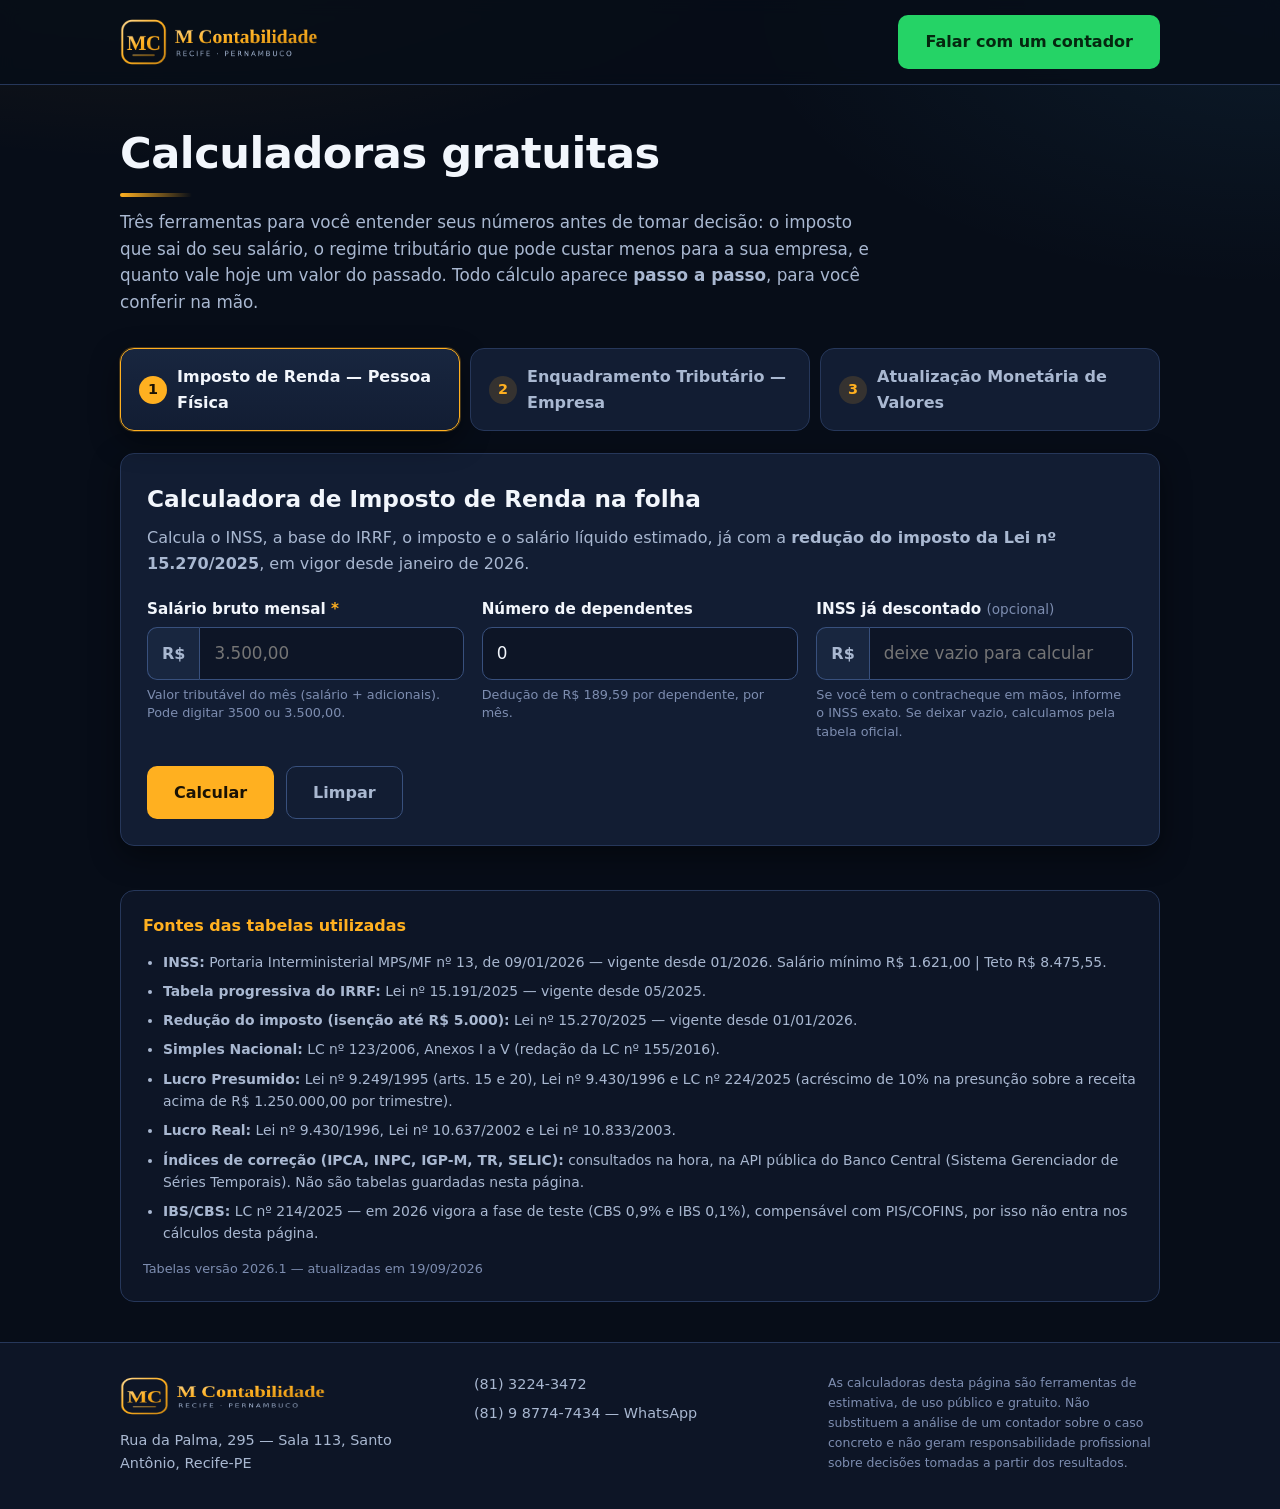
<file: calculadoras-web/index.html>
<!DOCTYPE html>
<html lang="pt-BR">
<head>
<meta charset="utf-8">
<meta name="viewport" content="width=device-width, initial-scale=1">

<!-- Política de segurança de conteúdo.
     Trava a página no essencial: só carrega script, estilo e imagem do
     próprio site, e só consegue falar com a API do Banco Central. Se um dia
     alguém conseguir injetar código nesta página, ele não executa; e a página
     não consegue mandar dado nenhum para outro servidor.

     ATENÇÃO 1 — Se você acrescentar biblioteca externa (Google Fonts,
     Analytics, um chat) ou outra API, precisa liberar o endereço aqui,
     senão o navegador bloqueia EM SILÊNCIO e a página para de funcionar
     sem dizer por quê.

     ATENÇÃO 2 — O 'self' vale para o SITE INTEIRO (mesmo endereço), não
     apenas para esta pasta.

     ATENÇÃO 3 — O 'file:' abaixo existe só para o uso local, quando você
     abre o index.html com dois cliques. Alguns navegadores (o Firefox, por
     exemplo) tratam arquivo local como origem anônima, e sem o 'file:' a
     página abriria sem estilo e com os formulários mortos, sem mensagem de
     erro nenhuma. No site publicado o 'file:' não permite nada, porque
     nenhuma página servida por HTTPS carrega arquivo local. -->
<meta http-equiv="Content-Security-Policy" content="
  default-src 'none';
  script-src 'self' file:;
  style-src 'self' file: 'unsafe-inline';
  img-src 'self' file: data:;
  connect-src https://api.bcb.gov.br;
  form-action 'none';
  base-uri 'none'">
<!-- Nota: 'frame-ancestors' (impedir que outro site coloque esta página
     dentro de um quadro) só funciona por cabeçalho HTTP, não por <meta>.
     O README explica como ligar isso na hospedagem, se você quiser. -->

<title>Calculadoras M Contabilidade — Imposto de Renda e Enquadramento Tributário</title>
<meta name="description" content="Calculadora gratuita de Imposto de Renda na folha e simulador de enquadramento tributário (Simples Nacional, Lucro Presumido e Lucro Real). Ferramenta da M Contabilidade, Recife-PE.">
<link rel="stylesheet" href="css/estilo.css">
<link rel="icon" href="data:image/svg+xml,<svg xmlns='http://www.w3.org/2000/svg' viewBox='0 0 100 100'><rect width='100' height='100' rx='20' fill='%230b1220'/><text x='50' y='68' font-size='52' font-family='Georgia,serif' font-weight='700' fill='%23ffb020' text-anchor='middle'>MC</text></svg>">
</head>
<body>

<header class="cabecalho">
  <div class="conteudo cabecalho-interno">
    <!-- O logo vem do arquivo img/logo.png (ou img/logo.svg). Se nenhum dos dois
         existir, aparece o desenho de reserva abaixo. Ver img/LEIA-ME.txt. -->
    <div class="marca">
      <img class="logo-img" data-logo="img/logo" alt="M Contabilidade" hidden>
      <div class="marca-reserva" data-logo-reserva hidden>
        <svg class="logo" viewBox="0 0 100 100" aria-hidden="true">
          <rect x="2" y="2" width="96" height="96" rx="20" fill="none" stroke="#ffb020" stroke-width="4"/>
          <text x="50" y="68" font-size="50" font-family="Georgia, serif" font-weight="700" fill="#ffb020" text-anchor="middle">MC</text>
        </svg>
        <div class="marca-texto">
          <span class="marca-nome" data-escritorio="nome">M Contabilidade</span>
          <span class="marca-sub">Contabilidade, tributos e departamento pessoal — Recife/PE</span>
        </div>
      </div>
    </div>
    <a class="botao botao-whats botao-topo" data-whatsapp href="#" target="_blank" rel="noopener">Falar com um contador</a>
  </div>
</header>

<main class="conteudo">

  <section class="chamada">
    <h1>Calculadoras gratuitas</h1>
    <p>Três ferramentas para você entender seus números antes de tomar decisão: o imposto que sai do
       seu salário, o regime tributário que pode custar menos para a sua empresa, e quanto vale hoje um
       valor do passado. Todo cálculo aparece <strong>passo a passo</strong>, para você conferir na mão.</p>
  </section>

  <div class="abas" role="tablist">
    <button class="aba-botao ativo" data-aba="painel-ir" role="tab" aria-selected="true">
      <span class="aba-num">1</span> Imposto de Renda — Pessoa Física
    </button>
    <button class="aba-botao" data-aba="painel-enq" role="tab" aria-selected="false">
      <span class="aba-num">2</span> Enquadramento Tributário — Empresa
    </button>
    <button class="aba-botao" data-aba="painel-cor" role="tab" aria-selected="false">
      <span class="aba-num">3</span> Atualização Monetária de Valores
    </button>
  </div>

  <!-- ============================ ABA 1 ============================ -->
  <section class="aba-painel ativo" id="painel-ir" role="tabpanel">
    <div class="cartao-painel">
      <h2>Calculadora de Imposto de Renda na folha</h2>
      <p class="subtitulo">Calcula o INSS, a base do IRRF, o imposto e o salário líquido estimado,
         já com a <strong>redução do imposto da Lei nº 15.270/2025</strong>, em vigor desde janeiro de 2026.</p>

      <form id="form-ir" novalidate>
        <div class="campos">
          <div class="campo">
            <label for="ir-salario">Salário bruto mensal <span class="obrigatorio">*</span></label>
            <div class="entrada-prefixo">
              <span>R$</span>
              <input type="text" id="ir-salario" inputmode="decimal" placeholder="3.500,00" autocomplete="off">
            </div>
            <small>Valor tributável do mês (salário + adicionais). Pode digitar 3500 ou 3.500,00.</small>
          </div>

          <div class="campo">
            <label for="ir-dependentes">Número de dependentes</label>
            <input type="number" id="ir-dependentes" min="0" step="1" value="0">
            <small>Dedução de R$ 189,59 por dependente, por mês.</small>
          </div>

          <div class="campo">
            <label for="ir-inss">INSS já descontado <span class="opcional">(opcional)</span></label>
            <div class="entrada-prefixo">
              <span>R$</span>
              <input type="text" id="ir-inss" inputmode="decimal" placeholder="deixe vazio para calcular" autocomplete="off">
            </div>
            <small>Se você tem o contracheque em mãos, informe o INSS exato. Se deixar vazio, calculamos pela tabela oficial.</small>
          </div>
        </div>

        <div class="acoes">
          <button type="submit" class="botao botao-principal">Calcular</button>
          <button type="reset" class="botao botao-secundario">Limpar</button>
        </div>
      </form>
    </div>

    <div id="resultado-ir" class="resultado"></div>
  </section>

  <!-- ============================ ABA 2 ============================ -->
  <section class="aba-painel" id="painel-enq" role="tabpanel">
    <div class="cartao-painel">
      <h2>Simulador de Enquadramento Tributário</h2>
      <p class="subtitulo">Compara, em estimativa, a carga anual no <strong>Simples Nacional</strong>,
         <strong>Lucro Presumido</strong> e <strong>Lucro Real</strong>.</p>

      <div class="aviso aviso-forte">
        <strong>Leia antes de usar:</strong> esta é uma simulação simplificada e educativa.
        O enquadramento ideal depende de análise detalhada — fale com a M Contabilidade.
      </div>

      <form id="form-enq" novalidate>
        <div class="campos">
          <div class="campo campo-largo">
            <label for="enq-faturamento">Faturamento anual estimado <span class="obrigatorio">*</span></label>
            <div class="entrada-prefixo">
              <span>R$</span>
              <input type="text" id="enq-faturamento" inputmode="decimal" placeholder="600.000,00" autocomplete="off">
            </div>
            <small>Receita bruta dos 12 meses.</small>
          </div>

          <div class="campo campo-largo">
            <label>Tipo de atividade <span class="obrigatorio">*</span></label>
            <div class="opcoes">
              <label class="opcao"><input type="radio" name="enq-atividade" value="comercio" checked> Comércio</label>
              <label class="opcao"><input type="radio" name="enq-atividade" value="industria"> Indústria</label>
              <label class="opcao"><input type="radio" name="enq-atividade" value="servico"> Serviço</label>
            </div>
          </div>

          <div class="campo campo-largo" id="bloco-tipo-servico">
            <label for="enq-tipo-servico">Tipo de serviço</label>
            <select id="enq-tipo-servico">
              <option value="fatorR">Sujeito ao Fator R — Anexo III ou V conforme a folha (ex.: contabilidade, TI, medicina, engenharia, fisioterapia)</option>
              <option value="anexoIII">Serviço do Anexo III independente do Fator R (ex.: salão, academia, agência de viagem, manutenção)</option>
              <option value="anexoIV">Serviço do Anexo IV (construção civil, vigilância, limpeza, advocacia) — CPP fora do DAS</option>
            </select>
            <small>Na dúvida, deixe na primeira opção: o simulador calcula o Fator R pela folha informada.</small>
          </div>

          <div class="campo">
            <label for="enq-folha">Folha anual (salários + pró-labore)</label>
            <div class="entrada-prefixo">
              <span>R$</span>
              <input type="text" id="enq-folha" inputmode="decimal" placeholder="120.000,00" autocomplete="off">
            </div>
            <small>Usada para o Fator R e para a CPP patronal nos regimes normais.</small>
          </div>

          <div class="campo" id="bloco-iss">
            <label for="enq-iss">Alíquota de ISS do município</label>
            <div class="entrada-sufixo">
              <input type="text" id="enq-iss" inputmode="decimal" value="5">
              <span>%</span>
            </div>
            <small>Varia de 2% a 5% conforme o município e o serviço.</small>
          </div>

          <div class="campo" id="bloco-icms">
            <label for="enq-icms">ICMS efetivo estimado</label>
            <div class="entrada-sufixo">
              <input type="text" id="enq-icms" inputmode="decimal" value="0">
              <span>%</span>
            </div>
            <small>Percentual sobre o faturamento, já líquido de créditos. Deixe 0 se não souber —
                   mas atenção: o DAS do Simples já inclui ICMS, então o comparativo fica incompleto.</small>
          </div>

          <div class="campo">
            <label for="enq-margem">Margem de lucro estimada (Lucro Real)</label>
            <div class="entrada-sufixo">
              <input type="text" id="enq-margem" inputmode="decimal" value="10">
              <span>%</span>
            </div>
            <small>Lucro antes do IRPJ/CSLL, como percentual do faturamento.</small>
          </div>

          <div class="campo">
            <label for="enq-creditos">Créditos de PIS/COFINS (Lucro Real)</label>
            <div class="entrada-sufixo">
              <input type="text" id="enq-creditos" inputmode="decimal" value="60">
              <span>%</span>
            </div>
            <small>Compras e insumos que geram crédito, como percentual do faturamento.</small>
          </div>
        </div>

        <div class="acoes">
          <button type="submit" class="botao botao-principal">Simular comparativo</button>
          <button type="reset" class="botao botao-secundario">Limpar</button>
        </div>
      </form>
    </div>

    <div id="resultado-enq" class="resultado"></div>
  </section>

  <!-- ============================ ABA 3 ============================ -->
  <section class="aba-painel" id="painel-cor" role="tabpanel">
    <div class="cartao-painel">
      <h2>Atualização Monetária de Valores</h2>
      <p class="subtitulo">Corrige um valor do passado até hoje por <strong>IPCA, INPC, IGP-M, TR ou SELIC</strong>,
         com juros de mora e multa se houver. Os índices vêm direto do
         <strong>Banco Central</strong> na hora do cálculo — não é tabela guardada aqui.</p>

      <form id="form-cor" novalidate>
        <div class="campos">
          <div class="campo">
            <label for="cor-valor">Valor original <span class="obrigatorio">*</span></label>
            <div class="entrada-prefixo">
              <span>R$</span>
              <input type="text" id="cor-valor" inputmode="decimal" placeholder="1.500,00" autocomplete="off">
            </div>
            <small>O valor na data em que era devido.</small>
          </div>

          <div class="campo">
            <label for="cor-inicio">Mês inicial <span class="obrigatorio">*</span></label>
            <input type="month" id="cor-inicio">
            <small>Mês a partir do qual o valor deve ser corrigido.</small>
          </div>

          <div class="campo">
            <label for="cor-fim">Mês final <span class="obrigatorio">*</span></label>
            <input type="month" id="cor-fim">
            <small>Vem preenchido com o último mês já divulgado.</small>
          </div>

          <div class="campo campo-largo">
            <label for="cor-indice">Índice de correção</label>
            <select id="cor-indice"></select>
            <small id="cor-indice-uso"></small>
            <div id="cor-aviso-serie" class="aviso aviso-forte" style="display:none;margin:8px 0 0"></div>
          </div>

          <div class="campo campo-largo" id="bloco-selic1" style="display:none">
            <label class="opcao" style="max-width:560px">
              <input type="checkbox" id="cor-selic1" checked>
              Acrescentar 1% referente ao mês do pagamento (regra dos tributos federais)
            </label>
            <small>Lei nº 9.430/1996, art. 61, § 3º. Desmarque se estiver corrigindo um valor que não seja tributo federal.</small>
          </div>

          <div class="campo">
            <label for="cor-juros">Juros de mora <span class="opcional">(opcional)</span></label>
            <div class="entrada-sufixo">
              <input type="text" id="cor-juros" inputmode="decimal" value="0">
              <span>% ao mês</span>
            </div>
            <small>Deixe 0 se não houver juros. O contrato ou a lei dizem o percentual.</small>
          </div>

          <div class="campo">
            <label>Tipo de juros</label>
            <div class="opcoes">
              <label class="opcao"><input type="radio" name="cor-tipo-juros" value="simples" checked> Simples</label>
              <label class="opcao"><input type="radio" name="cor-tipo-juros" value="compostos"> Compostos</label>
            </div>
          </div>

          <div class="campo">
            <label for="cor-multa">Multa <span class="opcional">(opcional)</span></label>
            <div class="entrada-sufixo">
              <input type="text" id="cor-multa" inputmode="decimal" value="0">
              <span>%</span>
            </div>
            <small>Sobre o valor já corrigido.</small>
          </div>

          <div class="campo campo-largo" id="bloco-manual" style="display:none">
            <label for="cor-acumulado">Índice acumulado do período</label>
            <div class="entrada-sufixo">
              <input type="text" id="cor-acumulado" inputmode="decimal" placeholder="ex.: 12,5">
              <span>%</span>
            </div>
            <small>Use este campo quando não der para buscar os índices automaticamente.
                   Você pode pegar o percentual acumulado na Calculadora do Cidadão do Banco Central.</small>
          </div>
        </div>

        <div class="acoes">
          <button type="submit" class="botao botao-principal">Atualizar valor</button>
          <button type="reset" class="botao botao-secundario">Limpar</button>
        </div>
      </form>
    </div>

    <div id="resultado-cor" class="resultado"></div>
  </section>

  <section class="fontes">
    <h3>Fontes das tabelas utilizadas</h3>
    <ul>
      <li><strong>INSS:</strong> Portaria Interministerial MPS/MF nº 13, de 09/01/2026 — vigente desde 01/2026.
          Salário mínimo R$ 1.621,00 | Teto R$ 8.475,55.</li>
      <li><strong>Tabela progressiva do IRRF:</strong> Lei nº 15.191/2025 — vigente desde 05/2025.</li>
      <li><strong>Redução do imposto (isenção até R$ 5.000):</strong> Lei nº 15.270/2025 — vigente desde 01/01/2026.</li>
      <li><strong>Simples Nacional:</strong> LC nº 123/2006, Anexos I a V (redação da LC nº 155/2016).</li>
      <li><strong>Lucro Presumido:</strong> Lei nº 9.249/1995 (arts. 15 e 20), Lei nº 9.430/1996 e
          LC nº 224/2025 (acréscimo de 10% na presunção sobre a receita acima de R$ 1.250.000,00 por trimestre).</li>
      <li><strong>Lucro Real:</strong> Lei nº 9.430/1996, Lei nº 10.637/2002 e Lei nº 10.833/2003.</li>
      <li><strong>Índices de correção (IPCA, INPC, IGP-M, TR, SELIC):</strong> consultados na hora,
          na API pública do Banco Central (Sistema Gerenciador de Séries Temporais).
          Não são tabelas guardadas nesta página.</li>
      <li><strong>IBS/CBS:</strong> LC nº 214/2025 — em 2026 vigora a fase de teste (CBS 0,9% e IBS 0,1%),
          compensável com PIS/COFINS, por isso não entra nos cálculos desta página.</li>
    </ul>
    <p id="versao-tabelas" class="versao"></p>
  </section>

</main>

<footer class="rodape">
  <div class="conteudo rodape-interno">
    <div class="rodape-bloco">
      <img class="logo-img logo-rodape" data-logo="img/logo" alt="M Contabilidade" hidden>
      <span class="rodape-nome" data-logo-reserva hidden data-escritorio="nome">M Contabilidade</span>
      <span data-escritorio="endereco">Rua da Palma, 295 — Sala 113, Santo Antônio, Recife-PE</span>
    </div>
    <div class="rodape-bloco">
      <span><a href="tel:+558132243472" data-escritorio="telefoneFixo">(81) 3224-3472</a></span>
      <span><a data-whatsapp href="#" target="_blank" rel="noopener"><span data-escritorio="telefoneCelular">(81) 9 8774-7434</span> — WhatsApp</a></span>
    </div>
    <div class="rodape-bloco rodape-aviso">
      <span>As calculadoras desta página são ferramentas de estimativa, de uso público e gratuito.
            Não substituem a análise de um contador sobre o caso concreto e não geram responsabilidade
            profissional sobre decisões tomadas a partir dos resultados.</span>
    </div>
  </div>
</footer>

<script src="js/tabelas.js"></script>
<script src="js/calculo-ir.js"></script>
<script src="js/calculo-enquadramento.js"></script>
<script src="js/calculo-correcao.js"></script>
<script src="js/aba-correcao.js"></script>
<script src="js/app.js"></script>
</body>
</html>
</file>
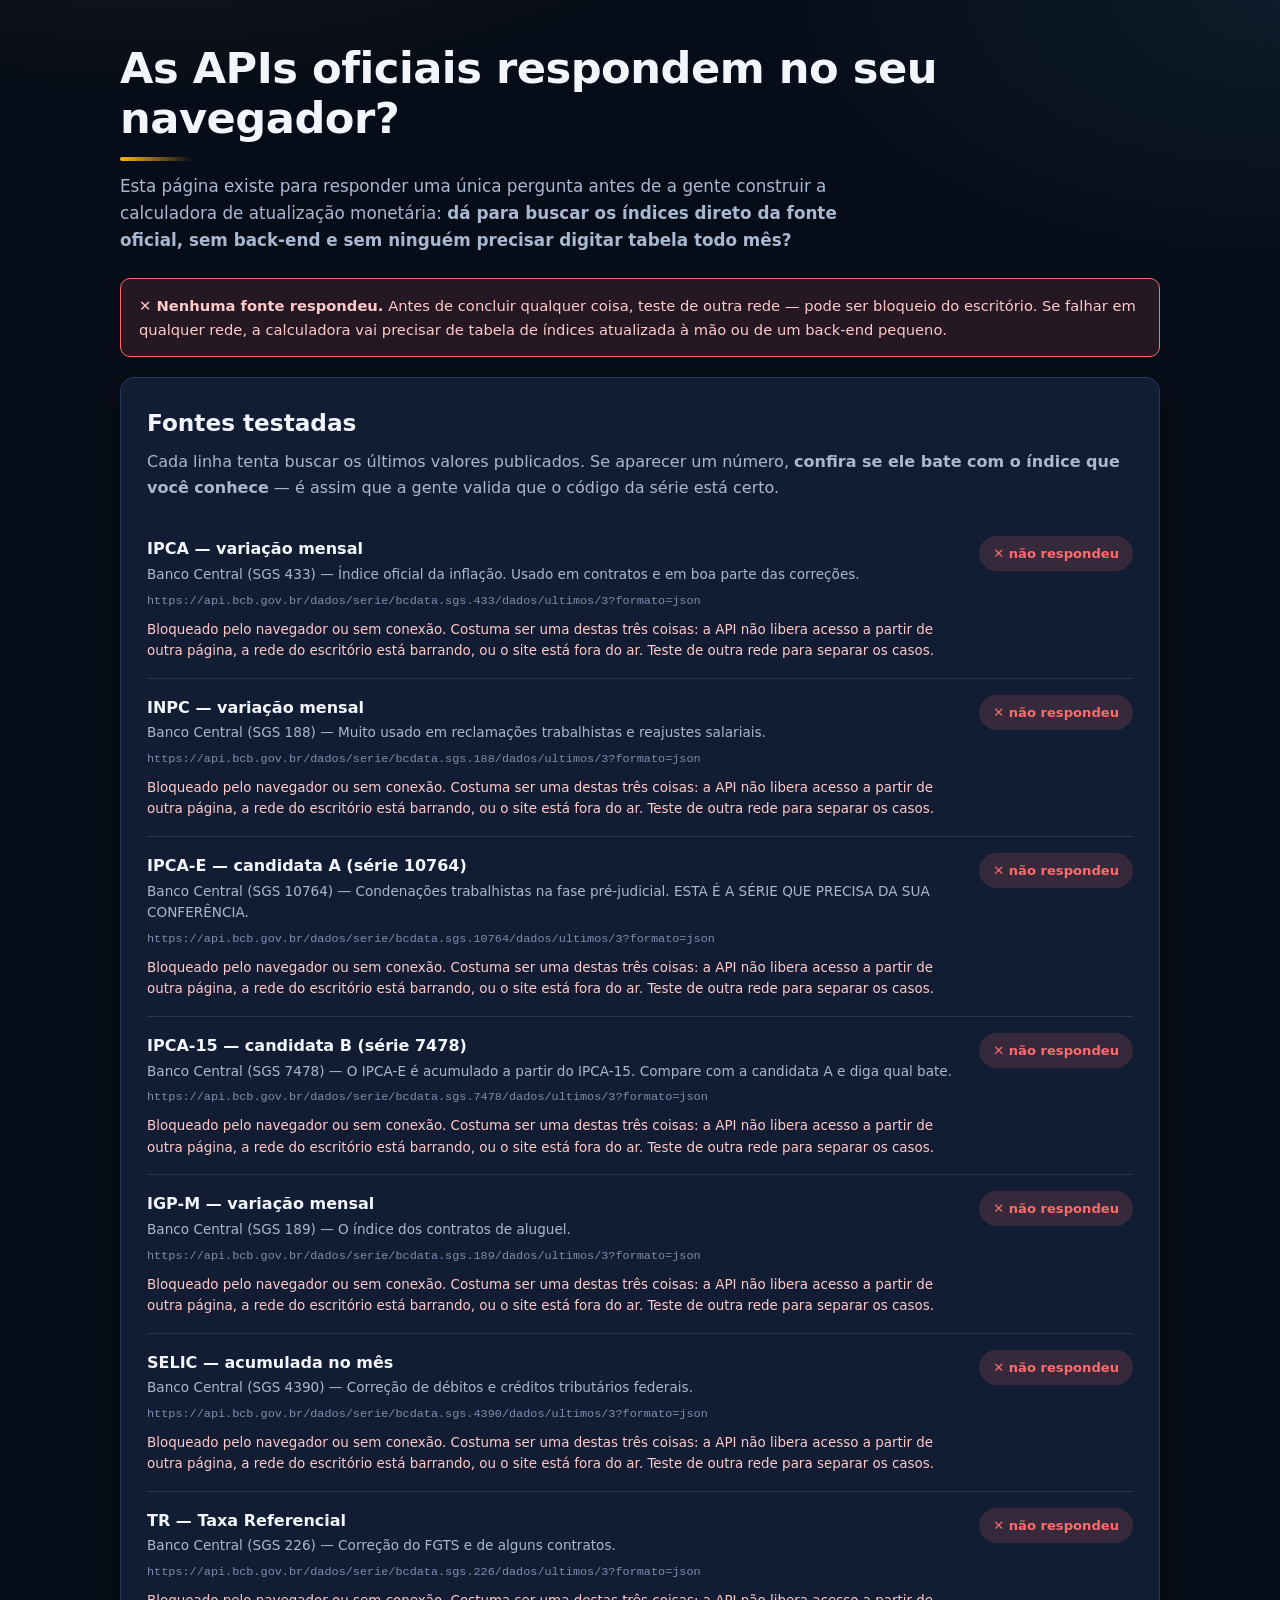
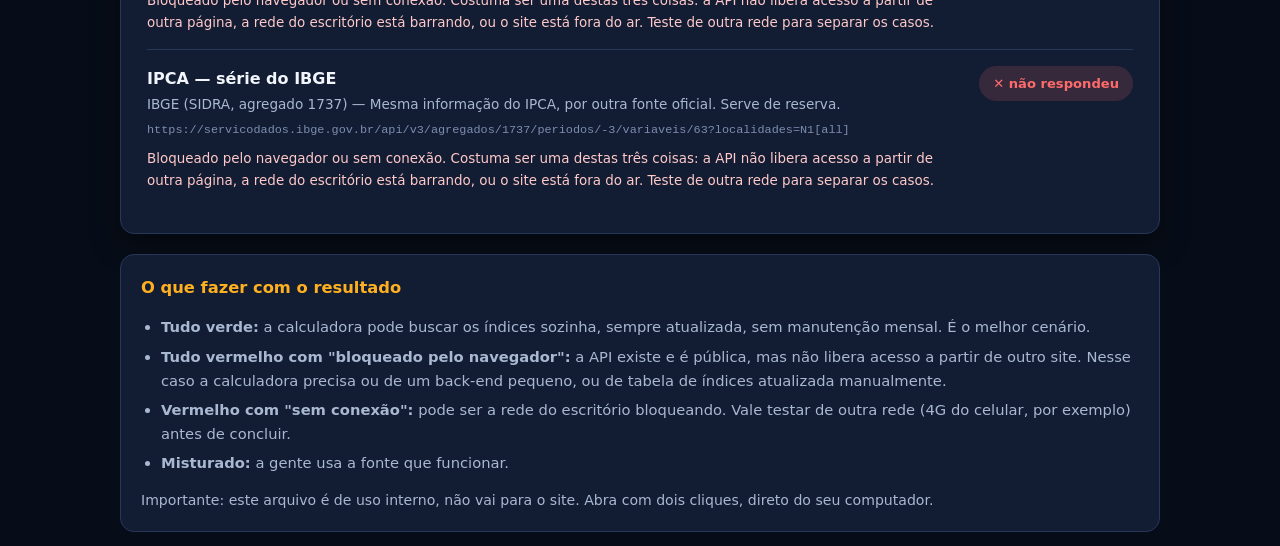
<file: calculadoras-web/teste-api-indices.html>
<!DOCTYPE html>
<html lang="pt-BR">
<head>
<meta charset="utf-8">
<meta name="viewport" content="width=device-width, initial-scale=1">
<title>Teste das APIs oficiais de índices</title>
<link rel="stylesheet" href="css/estilo.css">
<style>
  .fonte { display:grid; grid-template-columns: 1fr auto; gap:12px 16px; align-items:start;
           padding:16px 0; border-bottom:1px solid var(--borda); }
  .fonte:last-child { border-bottom:none; }
  .fonte-nome { font-weight:700; }
  .fonte-uso  { font-size:.85rem; color:var(--texto-suave); margin-top:2px; }
  .fonte-url  { font-family:ui-monospace, Consolas, monospace; font-size:.74rem;
                color:var(--texto-fraco); margin-top:6px; word-break:break-all; }
  .chip { display:inline-flex; align-items:center; gap:7px; padding:7px 14px; border-radius:999px;
          font-size:.82rem; font-weight:700; white-space:nowrap; }
  .chip-esperando { background:var(--superficie-alta); color:var(--texto-fraco); }
  .chip-ok    { background:rgba(47,214,122,.15); color:var(--verde); }
  .chip-falha { background:rgba(255,107,107,.15); color:var(--vermelho); }
  .valor { margin-top:8px; font-variant-numeric:tabular-nums; font-size:.9rem; }
  .valor b { color:var(--dourado); }
  .motivo { margin-top:8px; font-size:.84rem; color:#ffc9c9; }
</style>
</head>
<body>

<main class="conteudo">
  <section class="chamada">
    <h1>As APIs oficiais respondem no seu navegador?</h1>
    <p>Esta página existe para responder uma única pergunta antes de a gente construir a calculadora
       de atualização monetária: <strong>dá para buscar os índices direto da fonte oficial, sem
       back-end e sem ninguém precisar digitar tabela todo mês?</strong></p>
  </section>

  <div id="veredito" class="aviso aviso-neutro">Testando as fontes…</div>

  <div class="cartao-painel">
    <h2>Fontes testadas</h2>
    <p class="subtitulo">Cada linha tenta buscar os últimos valores publicados. Se aparecer um número,
       <strong>confira se ele bate com o índice que você conhece</strong> — é assim que a gente valida
       que o código da série está certo.</p>
    <div id="lista"></div>
  </div>

  <div class="passo" style="margin-top:20px">
    <div class="passo-titulo">O que fazer com o resultado</div>
    <ul class="lista-formula">
      <li><strong>Tudo verde:</strong> a calculadora pode buscar os índices sozinha, sempre atualizada,
          sem manutenção mensal. É o melhor cenário.</li>
      <li><strong>Tudo vermelho com "bloqueado pelo navegador":</strong> a API existe e é pública, mas não
          libera acesso a partir de outro site. Nesse caso a calculadora precisa ou de um back-end
          pequeno, ou de tabela de índices atualizada manualmente.</li>
      <li><strong>Vermelho com "sem conexão":</strong> pode ser a rede do escritório bloqueando.
          Vale testar de outra rede (4G do celular, por exemplo) antes de concluir.</li>
      <li><strong>Misturado:</strong> a gente usa a fonte que funcionar.</li>
    </ul>
    <p class="obs">Importante: este arquivo é de uso interno, não vai para o site.
       Abra com dois cliques, direto do seu computador.</p>
  </div>
</main>

<script>
/* Séries do SGS (Sistema Gerenciador de Séries Temporais) do Banco Central.
   Os códigos abaixo precisam da sua conferência: a página mostra o valor devolvido
   justamente para você comparar com o índice que conhece. */
var FONTES = [
  { nome:'IPCA — variação mensal', orgao:'Banco Central (SGS 433)',
    uso:'Índice oficial da inflação. Usado em contratos e em boa parte das correções.',
    url:'https://api.bcb.gov.br/dados/serie/bcdata.sgs.433/dados/ultimos/3?formato=json' },

  { nome:'INPC — variação mensal', orgao:'Banco Central (SGS 188)',
    uso:'Muito usado em reclamações trabalhistas e reajustes salariais.',
    url:'https://api.bcb.gov.br/dados/serie/bcdata.sgs.188/dados/ultimos/3?formato=json' },

  { nome:'IPCA-E — candidata A (série 10764)', orgao:'Banco Central (SGS 10764)',
    uso:'Condenações trabalhistas na fase pré-judicial. ESTA É A SÉRIE QUE PRECISA DA SUA CONFERÊNCIA.',
    url:'https://api.bcb.gov.br/dados/serie/bcdata.sgs.10764/dados/ultimos/3?formato=json' },

  { nome:'IPCA-15 — candidata B (série 7478)', orgao:'Banco Central (SGS 7478)',
    uso:'O IPCA-E é acumulado a partir do IPCA-15. Compare com a candidata A e diga qual bate.',
    url:'https://api.bcb.gov.br/dados/serie/bcdata.sgs.7478/dados/ultimos/3?formato=json' },

  { nome:'IGP-M — variação mensal', orgao:'Banco Central (SGS 189)',
    uso:'O índice dos contratos de aluguel.',
    url:'https://api.bcb.gov.br/dados/serie/bcdata.sgs.189/dados/ultimos/3?formato=json' },

  { nome:'SELIC — acumulada no mês', orgao:'Banco Central (SGS 4390)',
    uso:'Correção de débitos e créditos tributários federais.',
    url:'https://api.bcb.gov.br/dados/serie/bcdata.sgs.4390/dados/ultimos/3?formato=json' },

  { nome:'TR — Taxa Referencial', orgao:'Banco Central (SGS 226)',
    uso:'Correção do FGTS e de alguns contratos.',
    url:'https://api.bcb.gov.br/dados/serie/bcdata.sgs.226/dados/ultimos/3?formato=json' },

  { nome:'IPCA — série do IBGE', orgao:'IBGE (SIDRA, agregado 1737)',
    uso:'Mesma informação do IPCA, por outra fonte oficial. Serve de reserva.',
    url:'https://servicodados.ibge.gov.br/api/v3/agregados/1737/periodos/-3/variaveis/63?localidades=N1[all]' }
];

var lista = document.getElementById('lista');
var veredito = document.getElementById('veredito');
var ok = 0, falha = 0, bloqueio = 0;

FONTES.forEach(function (f, i) {
  var bloco = document.createElement('div');
  bloco.className = 'fonte';
  bloco.innerHTML =
    '<div>' +
      '<div class="fonte-nome">' + f.nome + '</div>' +
      '<div class="fonte-uso">' + f.orgao + ' — ' + f.uso + '</div>' +
      '<div class="fonte-url">' + f.url + '</div>' +
      '<div id="detalhe-' + i + '"></div>' +
    '</div>' +
    '<span class="chip chip-esperando" id="chip-' + i + '">testando…</span>';
  lista.appendChild(bloco);

  var chip = function () { return document.getElementById('chip-' + i); };
  var detalhe = function () { return document.getElementById('detalhe-' + i); };

  var expirou = false;
  var relogio = setTimeout(function () { expirou = true; }, 20000);

  fetch(f.url, { method: 'GET' })
    .then(function (r) {
      if (!r.ok) throw new Error('o servidor respondeu ' + r.status);
      return r.json();
    })
    .then(function (dados) {
      clearTimeout(relogio);
      if (expirou) throw new Error('demorou demais para responder');
      ok++;
      chip().className = 'chip chip-ok';
      chip().textContent = '✓ respondeu';
      detalhe().innerHTML = '<div class="valor">Últimos valores: ' + resumir(dados) + '</div>';
      atualizarVeredito();
    })
    .catch(function (erro) {
      clearTimeout(relogio);
      falha++;
      var msg = String(erro && erro.message || erro);
      var motivo;
      if (/failed to fetch|networkerror|load failed/i.test(msg)) {
        bloqueio++;
        motivo = 'Bloqueado pelo navegador ou sem conexão. Costuma ser uma destas três coisas: ' +
                 'a API não libera acesso a partir de outra página, a rede do escritório está ' +
                 'barrando, ou o site está fora do ar. Teste de outra rede para separar os casos.';
      } else {
        motivo = esc(msg);
      }
      chip().className = 'chip chip-falha';
      chip().textContent = '✕ não respondeu';
      detalhe().innerHTML = '<div class="motivo">' + motivo + '</div>';
      atualizarVeredito();
    });
});

/* Tudo aqui vem de fora (resposta da API), então vai escapado. */
function esc(t) {
  return String(t === null || t === undefined ? '' : t)
    .replace(/&/g, '&amp;').replace(/</g, '&lt;').replace(/>/g, '&gt;')
    .replace(/"/g, '&quot;').replace(/'/g, '&#39;');
}

function resumir(dados) {
  try {
    if (Array.isArray(dados)) {
      return dados.map(function (d) {
        return '<b>' + esc(d.valor) + '</b> <span style="opacity:.7">(' + esc(d.data) + ')</span>';
      }).join(' &nbsp;·&nbsp; ');
    }
    // formato do IBGE
    var s = dados[0].resultados[0].series[0].serie;
    return Object.keys(s).map(function (k) {
      return '<b>' + esc(s[k]) + '</b> <span style="opacity:.7">(' + esc(k) + ')</span>';
    }).join(' &nbsp;·&nbsp; ');
  } catch (e) {
    return '<span style="opacity:.7">respondeu, mas em formato inesperado</span>';
  }
}

function atualizarVeredito() {
  if (ok + falha < FONTES.length) return;
  if (falha === 0) {
    veredito.className = 'aviso aviso-neutro';
    veredito.innerHTML = '<strong>✓ Todas as ' + FONTES.length + ' fontes responderam.</strong> ' +
      'A calculadora pode buscar os índices direto da fonte oficial, sem back-end e sem ' +
      'manutenção mensal. Confira se os números acima batem com os índices que você conhece.';
  } else if (ok === 0) {
    veredito.className = 'aviso aviso-erro';
    veredito.innerHTML = '<strong>✕ Nenhuma fonte respondeu.</strong> ' +
      (bloqueio ? 'Antes de concluir qualquer coisa, teste de outra rede — pode ser bloqueio do escritório. ' : '') +
      'Se falhar em qualquer rede, a calculadora vai precisar de tabela de índices atualizada à mão ' +
      'ou de um back-end pequeno.';
  } else {
    veredito.className = 'aviso aviso-forte';
    veredito.innerHTML = '<strong>Resultado misturado: ' + ok + ' de ' + FONTES.length +
      ' fontes responderam.</strong> Dá para trabalhar com as que funcionaram. Me diga quais ficaram verdes.';
  }
}
</script>
</body>
</html>
</file>
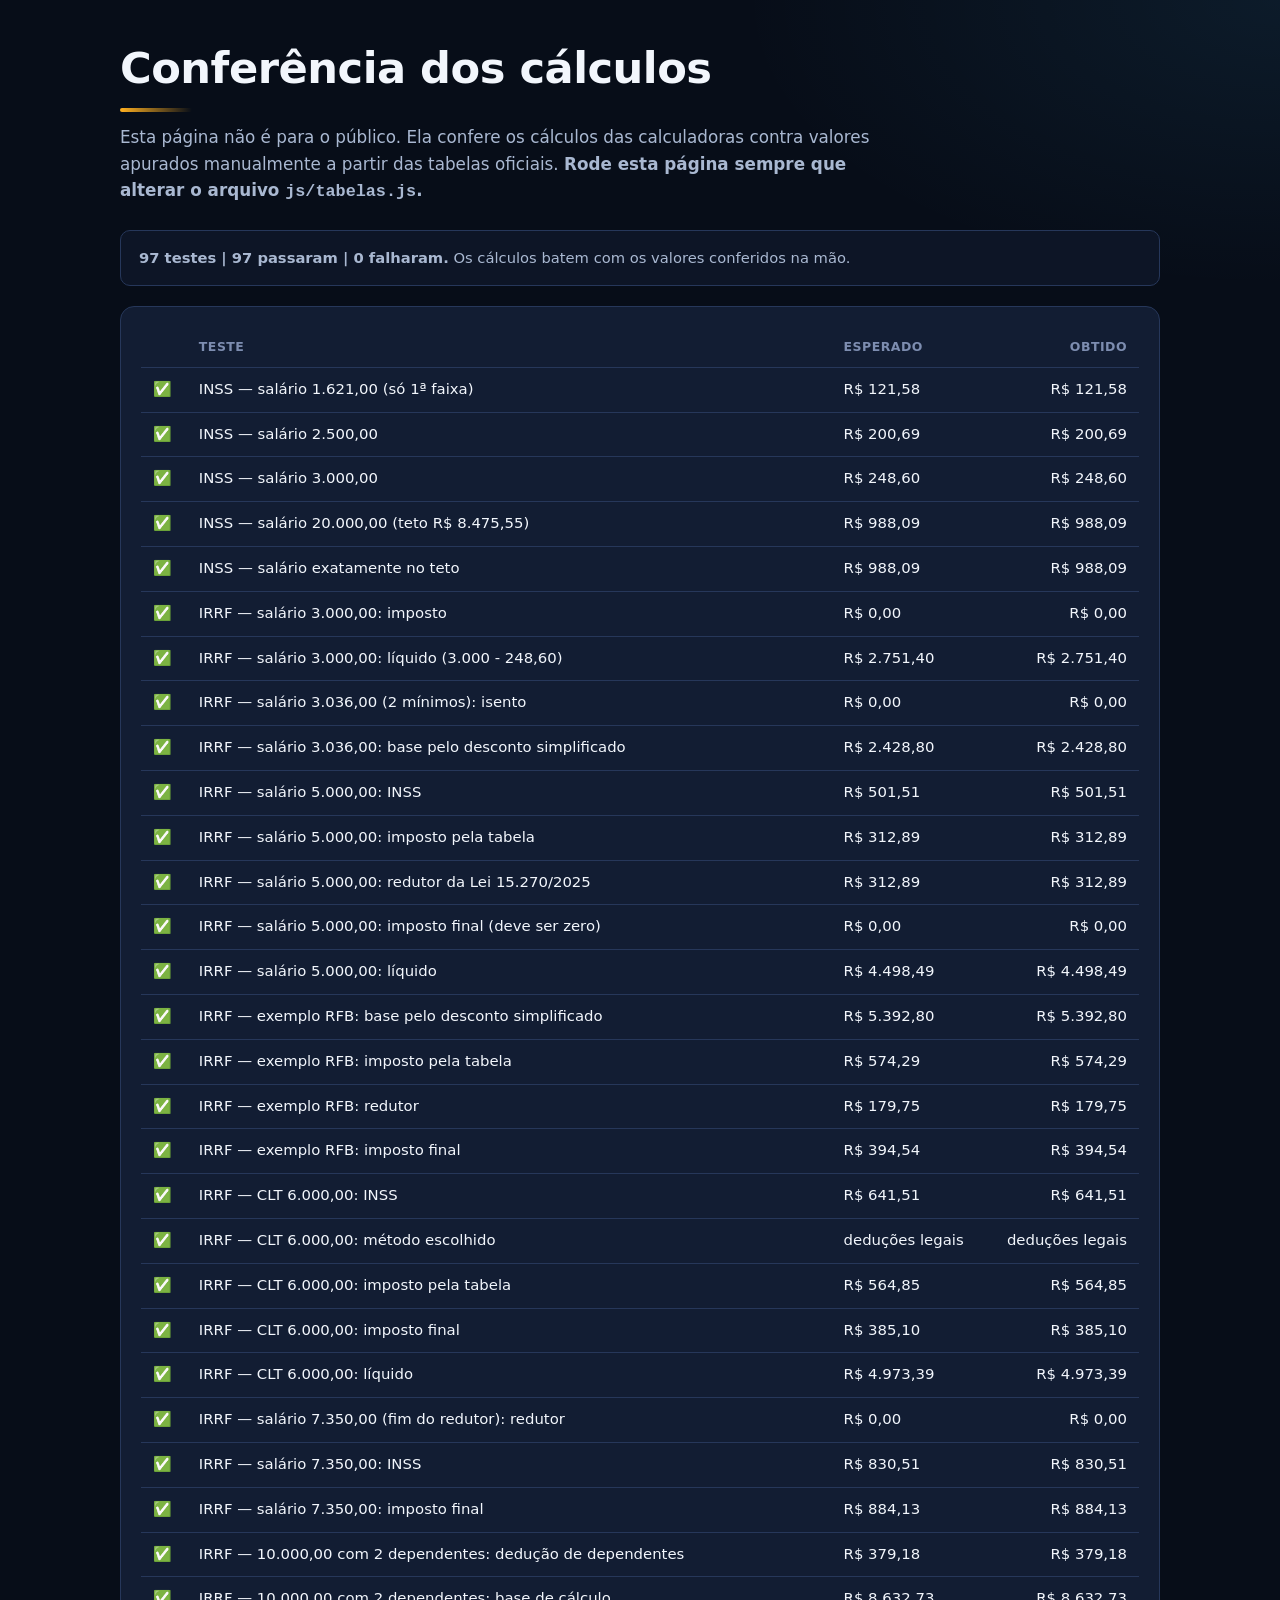
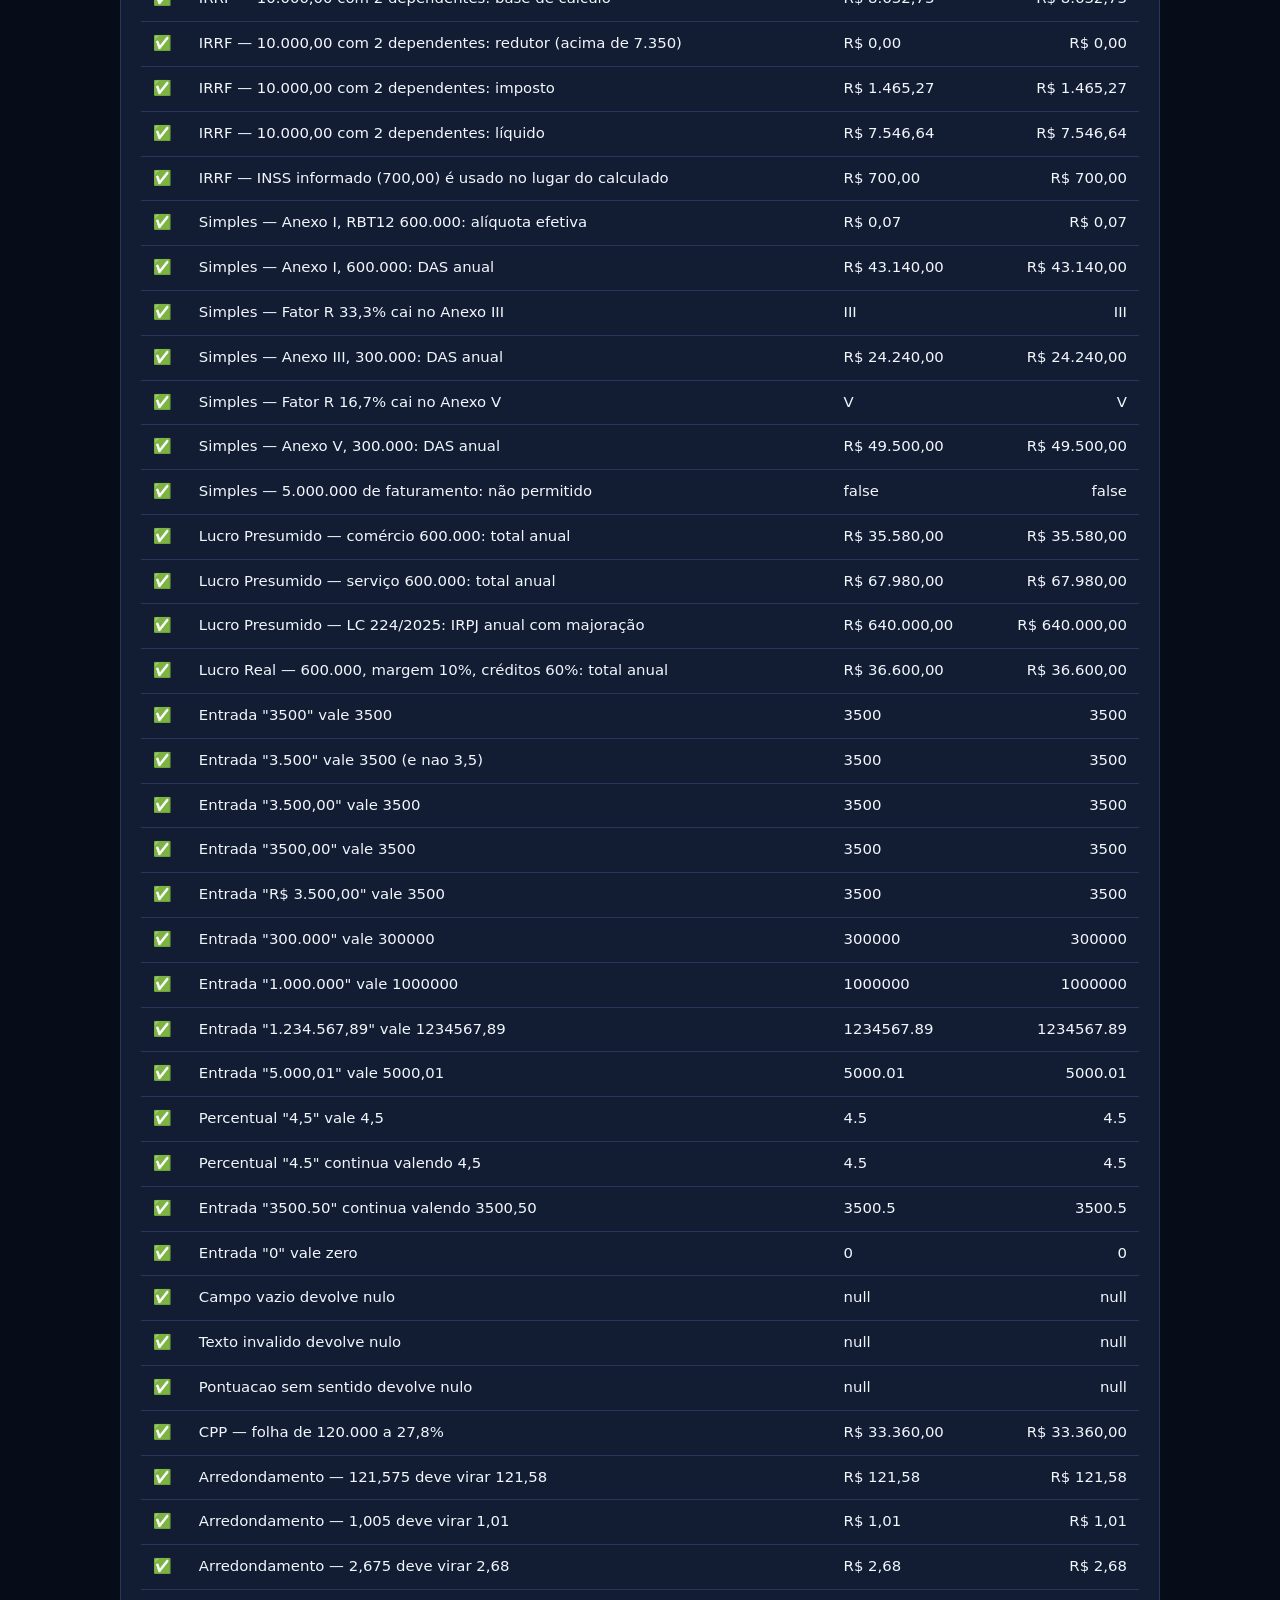
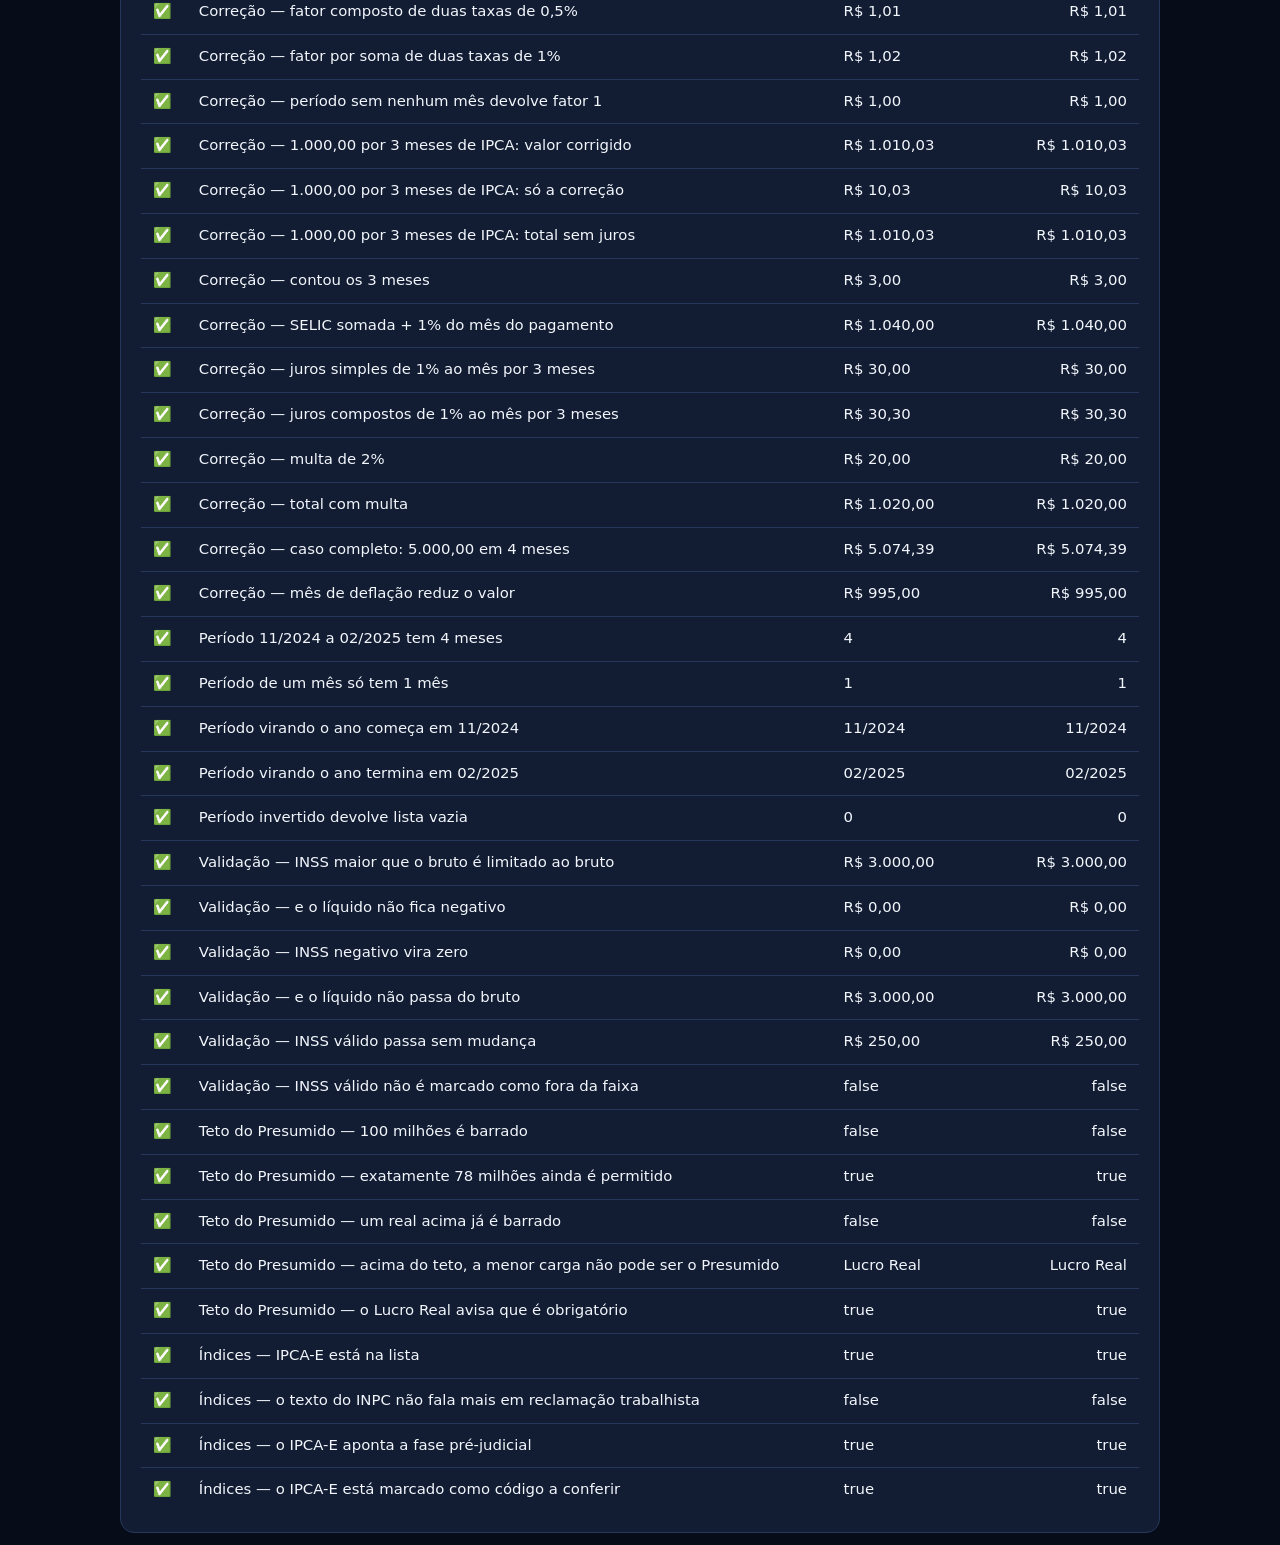
<file: calculadoras-web/testes.html>
<!DOCTYPE html>
<html lang="pt-BR">
<head>
<meta charset="utf-8">
<meta name="viewport" content="width=device-width, initial-scale=1">
<title>Conferência dos cálculos — Calculadoras M Contabilidade</title>
<link rel="stylesheet" href="css/estilo.css">
</head>
<body>
<main class="conteudo">
  <section class="chamada">
    <h1>Conferência dos cálculos</h1>
    <p>Esta página não é para o público. Ela confere os cálculos das calculadoras contra valores
       apurados manualmente a partir das tabelas oficiais. <strong>Rode esta página sempre que
       alterar o arquivo <code>js/tabelas.js</code>.</strong></p>
  </section>
  <div id="resumo"></div>
  <div id="saida"></div>
</main>

<script src="js/tabelas.js"></script>
<script src="js/calculo-ir.js"></script>
<script src="js/calculo-enquadramento.js"></script>
<script src="js/calculo-correcao.js"></script>
<script src="js/app.js"></script>
<script src="js/testes.js"></script>
<script>
(function () {
  var resultados = rodarTestes();
  var falhas = resultados.filter(function (t) { return !t.ok; }).length;

  document.getElementById('resumo').innerHTML =
    '<div class="aviso ' + (falhas === 0 ? 'aviso-neutro' : 'aviso-erro') + '">' +
    '<strong>' + resultados.length + ' testes | ' + (resultados.length - falhas) +
    ' passaram | ' + falhas + ' falharam.</strong>' +
    (falhas === 0
      ? ' Os cálculos batem com os valores conferidos na mão.'
      : ' ATENÇÃO: há divergência. Não publique a página assim — verifique js/tabelas.js.') +
    '</div>';

  var linhas = resultados.map(function (t) {
    var esperado = t.texto ? t.esperado : formatarMoeda(t.esperado);
    var obtido = t.texto ? t.obtido : formatarMoeda(t.obtido);
    return '<tr' + (t.ok ? '' : ' class="linha-escolhida"') + '>' +
           '<td>' + (t.ok ? '✅' : '❌') + '</td>' +
           '<td>' + t.nome + '</td>' +
           '<td>' + esperado + '</td>' +
           '<td>' + obtido + '</td></tr>';
  }).join('');

  document.getElementById('saida').innerHTML =
    '<div class="passo"><table class="tabela"><thead><tr>' +
    '<th></th><th>Teste</th><th>Esperado</th><th>Obtido</th>' +
    '</tr></thead><tbody>' + linhas + '</tbody></table></div>';
})();
</script>
</body>
</html>
</file>
<file: calculadoras-web/css/estilo.css>
/* =============================================================================
   ESTILO.CSS — tema escuro, alto contraste, marca M Contabilidade
============================================================================= */

:root {
  --fundo:            #070d18;
  --fundo-suave:      #0d1526;
  --superficie:       #121d33;
  --superficie-alta:  #18263f;
  --borda:            #26375a;
  --borda-forte:      #38507d;

  --texto:            #f2f6fc;
  --texto-suave:      #a9b8d1;
  --texto-fraco:      #7d8db0;

  --dourado:          #ffb020;
  --dourado-escuro:   #d9911a;
  --verde:            #2fd67a;
  --verde-escuro:     #14532d;
  --vermelho:         #ff6b6b;
  --azul:             #4cc2ff;

  --raio:             14px;
  --raio-p:           10px;
  --sombra:           0 10px 30px rgba(0, 0, 0, .45);
}

* { box-sizing: border-box; }

html { scroll-behavior: smooth; }

body {
  margin: 0;
  background:
    radial-gradient(1100px 520px at 12% -10%, rgba(255, 176, 32, .10), transparent 60%),
    radial-gradient(900px 480px at 100% 0%, rgba(76, 194, 255, .08), transparent 60%),
    var(--fundo);
  color: var(--texto);
  font-family: "Segoe UI", system-ui, -apple-system, Roboto, Arial, sans-serif;
  font-size: 16px;
  line-height: 1.6;
  -webkit-font-smoothing: antialiased;
}

.conteudo { width: 100%; max-width: 1080px; margin: 0 auto; padding: 0 20px; }

a { color: var(--azul); }

/* ------------------------------ CABEÇALHO -------------------------------- */

.cabecalho {
  border-bottom: 1px solid var(--borda);
  background: rgba(7, 13, 24, .85);
  backdrop-filter: blur(8px);
  position: sticky; top: 0; z-index: 20;
}
.cabecalho-interno {
  display: flex; align-items: center; justify-content: space-between;
  gap: 16px; padding-top: 14px; padding-bottom: 14px; flex-wrap: wrap;
}
.marca { display: flex; align-items: center; gap: 14px; }
.marca-reserva { display: flex; align-items: center; gap: 14px; }
.logo-img { height: 56px; width: auto; max-width: min(330px, 62vw); display: block; }
.logo-rodape { height: 46px; max-width: 250px; margin-bottom: 4px; }
[hidden] { display: none !important; }
.logo { width: 50px; height: 50px; flex: 0 0 50px; }
.marca-texto { display: flex; flex-direction: column; line-height: 1.25; }
.marca-nome {
  font-size: 1.32rem; font-weight: 700; letter-spacing: .5px;
  color: var(--dourado); font-family: Georgia, "Times New Roman", serif;
}
.marca-sub { font-size: .8rem; color: var(--texto-fraco); }
.botao-topo { padding: 10px 18px; font-size: .9rem; }

/* ------------------------------ CHAMADA ---------------------------------- */

.chamada { padding: 44px 0 24px; }
.chamada h1 {
  margin: 0 0 12px;
  font-size: clamp(1.8rem, 4.5vw, 2.7rem);
  line-height: 1.15; letter-spacing: -.5px;
}
.chamada h1::after {
  content: ""; display: block; width: 72px; height: 4px; margin-top: 14px;
  background: linear-gradient(90deg, var(--dourado), transparent); border-radius: 4px;
}
.chamada p { margin: 0; max-width: 760px; color: var(--texto-suave); font-size: 1.05rem; }

/* -------------------------------- ABAS ----------------------------------- */

.abas { display: flex; gap: 10px; margin: 8px 0 22px; flex-wrap: wrap; }
.aba-botao {
  flex: 1 1 260px;
  display: flex; align-items: center; gap: 10px;
  padding: 15px 18px;
  background: var(--superficie);
  border: 1px solid var(--borda);
  border-radius: var(--raio);
  color: var(--texto-suave);
  font: inherit; font-weight: 600; text-align: left;
  cursor: pointer; transition: .18s;
}
.aba-botao:hover { border-color: var(--borda-forte); color: var(--texto); }
.aba-botao.ativo {
  background: linear-gradient(180deg, var(--superficie-alta), var(--superficie));
  border-color: var(--dourado);
  color: var(--texto);
  box-shadow: 0 0 0 1px rgba(255, 176, 32, .25), var(--sombra);
}
.aba-num {
  display: inline-flex; align-items: center; justify-content: center;
  width: 28px; height: 28px; flex: 0 0 28px; border-radius: 50%;
  background: rgba(255, 176, 32, .15); color: var(--dourado);
  font-size: .9rem; font-weight: 700;
}
.aba-botao.ativo .aba-num { background: var(--dourado); color: #1a1205; }

.aba-painel { display: none; }
.aba-painel.ativo { display: block; animation: aparecer .25s ease; }
@keyframes aparecer { from { opacity: 0; transform: translateY(6px); } to { opacity: 1; transform: none; } }

/* ------------------------------ PAINEL ----------------------------------- */

.cartao-painel {
  background: var(--superficie);
  border: 1px solid var(--borda);
  border-radius: var(--raio);
  padding: 26px;
  box-shadow: var(--sombra);
}
.cartao-painel h2 { margin: 0 0 8px; font-size: 1.45rem; }
.subtitulo { margin: 0 0 20px; color: var(--texto-suave); }

/* ------------------------------ FORMULÁRIO -------------------------------- */

.campos { display: grid; grid-template-columns: repeat(auto-fit, minmax(240px, 1fr)); gap: 18px; }
.campo { display: flex; flex-direction: column; gap: 6px; }
.campo-largo { grid-column: 1 / -1; }
.campo label { font-weight: 600; font-size: .95rem; }
.campo small { color: var(--texto-fraco); font-size: .8rem; line-height: 1.45; }
.obrigatorio { color: var(--dourado); }
.opcional { color: var(--texto-fraco); font-weight: 400; font-size: .85rem; }

input[type="text"], input[type="number"], select {
  width: 100%;
  padding: 12px 14px;
  background: var(--fundo-suave);
  border: 1px solid var(--borda-forte);
  border-radius: var(--raio-p);
  color: var(--texto);
  font: inherit; font-size: 1.05rem;
  transition: .15s;
}
input:focus, select:focus {
  outline: none; border-color: var(--dourado);
  box-shadow: 0 0 0 3px rgba(255, 176, 32, .18);
}
select { cursor: pointer; }
select option { background: var(--fundo-suave); color: var(--texto); }

.entrada-prefixo, .entrada-sufixo { display: flex; align-items: stretch; }
.entrada-prefixo > span, .entrada-sufixo > span {
  display: flex; align-items: center; padding: 0 14px;
  background: var(--superficie-alta); border: 1px solid var(--borda-forte);
  color: var(--texto-suave); font-weight: 600;
}
.entrada-prefixo > span { border-right: none; border-radius: var(--raio-p) 0 0 var(--raio-p); }
.entrada-prefixo > input { border-radius: 0 var(--raio-p) var(--raio-p) 0; }
.entrada-sufixo > span { border-left: none; border-radius: 0 var(--raio-p) var(--raio-p) 0; }
.entrada-sufixo > input { border-radius: var(--raio-p) 0 0 var(--raio-p); }

.opcoes { display: flex; gap: 10px; flex-wrap: wrap; }
.opcao {
  display: flex; align-items: center; gap: 8px;
  padding: 11px 16px;
  background: var(--fundo-suave);
  border: 1px solid var(--borda-forte); border-radius: var(--raio-p);
  cursor: pointer; font-weight: 600; transition: .15s;
}
.opcao:hover { border-color: var(--dourado); }
.opcao input { accent-color: var(--dourado); width: 18px; height: 18px; }
.opcao:has(input:checked) { border-color: var(--dourado); background: rgba(255, 176, 32, .10); }

.acoes { display: flex; gap: 12px; margin-top: 24px; flex-wrap: wrap; }

.botao {
  display: inline-flex; align-items: center; justify-content: center;
  padding: 13px 26px;
  border: 1px solid transparent; border-radius: var(--raio-p);
  font: inherit; font-weight: 700; text-decoration: none;
  cursor: pointer; transition: .15s;
}
.botao-principal { background: var(--dourado); color: #1a1205; }
.botao-principal:hover { background: var(--dourado-escuro); transform: translateY(-1px); }
.botao-secundario { background: transparent; border-color: var(--borda-forte); color: var(--texto-suave); }
.botao-secundario:hover { border-color: var(--dourado); color: var(--texto); }
.botao-whats { background: #25d366; color: #05270f; }
.botao-whats:hover { background: #1fb457; transform: translateY(-1px); }

/* ------------------------------ RESULTADO -------------------------------- */

.resultado { display: none; margin-top: 24px; }
.resultado.visivel { display: block; animation: aparecer .25s ease; }

.resultado-destaques {
  display: grid; grid-template-columns: repeat(auto-fit, minmax(210px, 1fr));
  gap: 14px; margin-bottom: 26px;
}
.cartao {
  display: flex; flex-direction: column; gap: 4px;
  padding: 18px;
  background: var(--superficie);
  border: 1px solid var(--borda); border-radius: var(--raio);
}
.cartao-rotulo { font-size: .82rem; color: var(--texto-fraco); text-transform: uppercase; letter-spacing: .6px; }
.cartao-valor { font-size: 1.55rem; font-weight: 700; line-height: 1.25; }
.cartao-obs { font-size: .82rem; color: var(--texto-suave); }
.cartao-principal {
  background: linear-gradient(160deg, rgba(47, 214, 122, .14), var(--superficie));
  border-color: var(--verde);
}
.cartao-principal .cartao-valor { color: var(--verde); }
.cartao-bloqueado { border-color: var(--borda); opacity: .75; }
.cartao-bloqueado .cartao-valor { font-size: 1.15rem; color: var(--texto-fraco); }

.titulo-secao {
  margin: 30px 0 14px; font-size: 1.15rem;
  padding-bottom: 8px; border-bottom: 1px solid var(--borda);
}

.passo {
  background: var(--superficie);
  border: 1px solid var(--borda); border-radius: var(--raio);
  padding: 20px; margin-bottom: 14px;
}
.passo-titulo {
  display: flex; align-items: center; gap: 10px;
  font-weight: 700; font-size: 1.02rem; margin-bottom: 14px; color: var(--dourado);
}
.passo-num {
  display: inline-flex; align-items: center; justify-content: center;
  width: 26px; height: 26px; flex: 0 0 26px; border-radius: 50%;
  background: rgba(255, 176, 32, .16); font-size: .85rem;
}

.tabela { width: 100%; border-collapse: collapse; font-size: .93rem; }
.tabela th, .tabela td {
  padding: 10px 12px; text-align: left; border-bottom: 1px solid var(--borda);
}
.tabela th { color: var(--texto-fraco); font-size: .78rem; text-transform: uppercase; letter-spacing: .5px; }
.tabela td:last-child, .tabela th:last-child { text-align: right; font-variant-numeric: tabular-nums; }
.tabela tbody tr:last-child td { border-bottom: none; }
.linha-total td { font-weight: 700; color: var(--dourado); border-top: 2px solid var(--borda-forte); }
.linha-escolhida td { background: rgba(47, 214, 122, .10); }
.linha-escolhida td:first-child::after { content: " ✓"; color: var(--verde); font-weight: 700; }

.formula {
  background: var(--fundo-suave);
  border-left: 3px solid var(--dourado);
  padding: 12px 16px; margin: 0 0 10px;
  border-radius: 0 var(--raio-p) var(--raio-p) 0;
  font-variant-numeric: tabular-nums; font-size: .98rem;
}
.lista-formula { margin: 0 0 14px; padding-left: 20px; color: var(--texto-suave); font-size: .92rem; }
.lista-formula li { margin-bottom: 6px; }
.obs { margin: 10px 0 0; font-size: .88rem; color: var(--texto-suave); }

.aviso {
  padding: 15px 18px; border-radius: var(--raio-p);
  margin: 0 0 20px; font-size: .92rem; line-height: 1.6;
}
.aviso-forte { background: rgba(255, 176, 32, .10); border: 1px solid rgba(255, 176, 32, .45); color: #ffe0a8; }
.aviso-neutro { background: var(--fundo-suave); border: 1px solid var(--borda); color: var(--texto-suave); }
.aviso-erro { background: rgba(255, 107, 107, .12); border: 1px solid var(--vermelho); color: #ffc9c9; }

/* ---------------------------- CTA DE CONTATO ------------------------------ */

.cta {
  display: flex; align-items: center; justify-content: space-between;
  gap: 18px; flex-wrap: wrap;
  margin-top: 24px; padding: 22px;
  background: linear-gradient(135deg, rgba(255, 176, 32, .13), rgba(76, 194, 255, .08));
  border: 1px solid rgba(255, 176, 32, .40); border-radius: var(--raio);
}
.cta-texto { display: flex; flex-direction: column; gap: 3px; }
.cta-texto strong { font-size: 1.08rem; }
.cta-texto span { color: var(--texto-suave); font-size: .92rem; }
.cta-botoes { display: flex; gap: 10px; flex-wrap: wrap; }

/* ------------------------------- FONTES ----------------------------------- */

.fontes {
  margin: 44px 0 20px; padding: 22px;
  background: var(--fundo-suave); border: 1px solid var(--borda); border-radius: var(--raio);
}
.fontes h3 { margin: 0 0 12px; font-size: 1rem; color: var(--dourado); }
.fontes ul { margin: 0; padding-left: 20px; color: var(--texto-suave); font-size: .87rem; }
.fontes li { margin-bottom: 7px; }
.versao { margin: 14px 0 0; font-size: .8rem; color: var(--texto-fraco); }

/* ------------------------------- RODAPÉ ----------------------------------- */

.rodape { margin-top: 40px; border-top: 1px solid var(--borda); background: var(--fundo-suave); }
.rodape-interno {
  display: grid; grid-template-columns: repeat(auto-fit, minmax(240px, 1fr));
  gap: 22px; padding-top: 30px; padding-bottom: 34px;
}
.rodape-bloco { display: flex; flex-direction: column; gap: 6px; font-size: .9rem; color: var(--texto-suave); }
.rodape-nome { font-size: 1.1rem; font-weight: 700; color: var(--dourado); font-family: Georgia, serif; }
.rodape-bloco a { color: var(--texto-suave); text-decoration: none; }
.rodape-bloco a:hover { color: var(--dourado); }
.rodape-aviso { font-size: .78rem; color: var(--texto-fraco); }

@media (max-width: 640px) {
  .cartao-painel { padding: 20px 16px; }
  .passo { padding: 16px 14px; }
  .cabecalho-interno { justify-content: center; }
  .botao-topo { width: 100%; }
  .tabela { font-size: .85rem; }
  .tabela th, .tabela td { padding: 8px 6px; }
}
</file>
